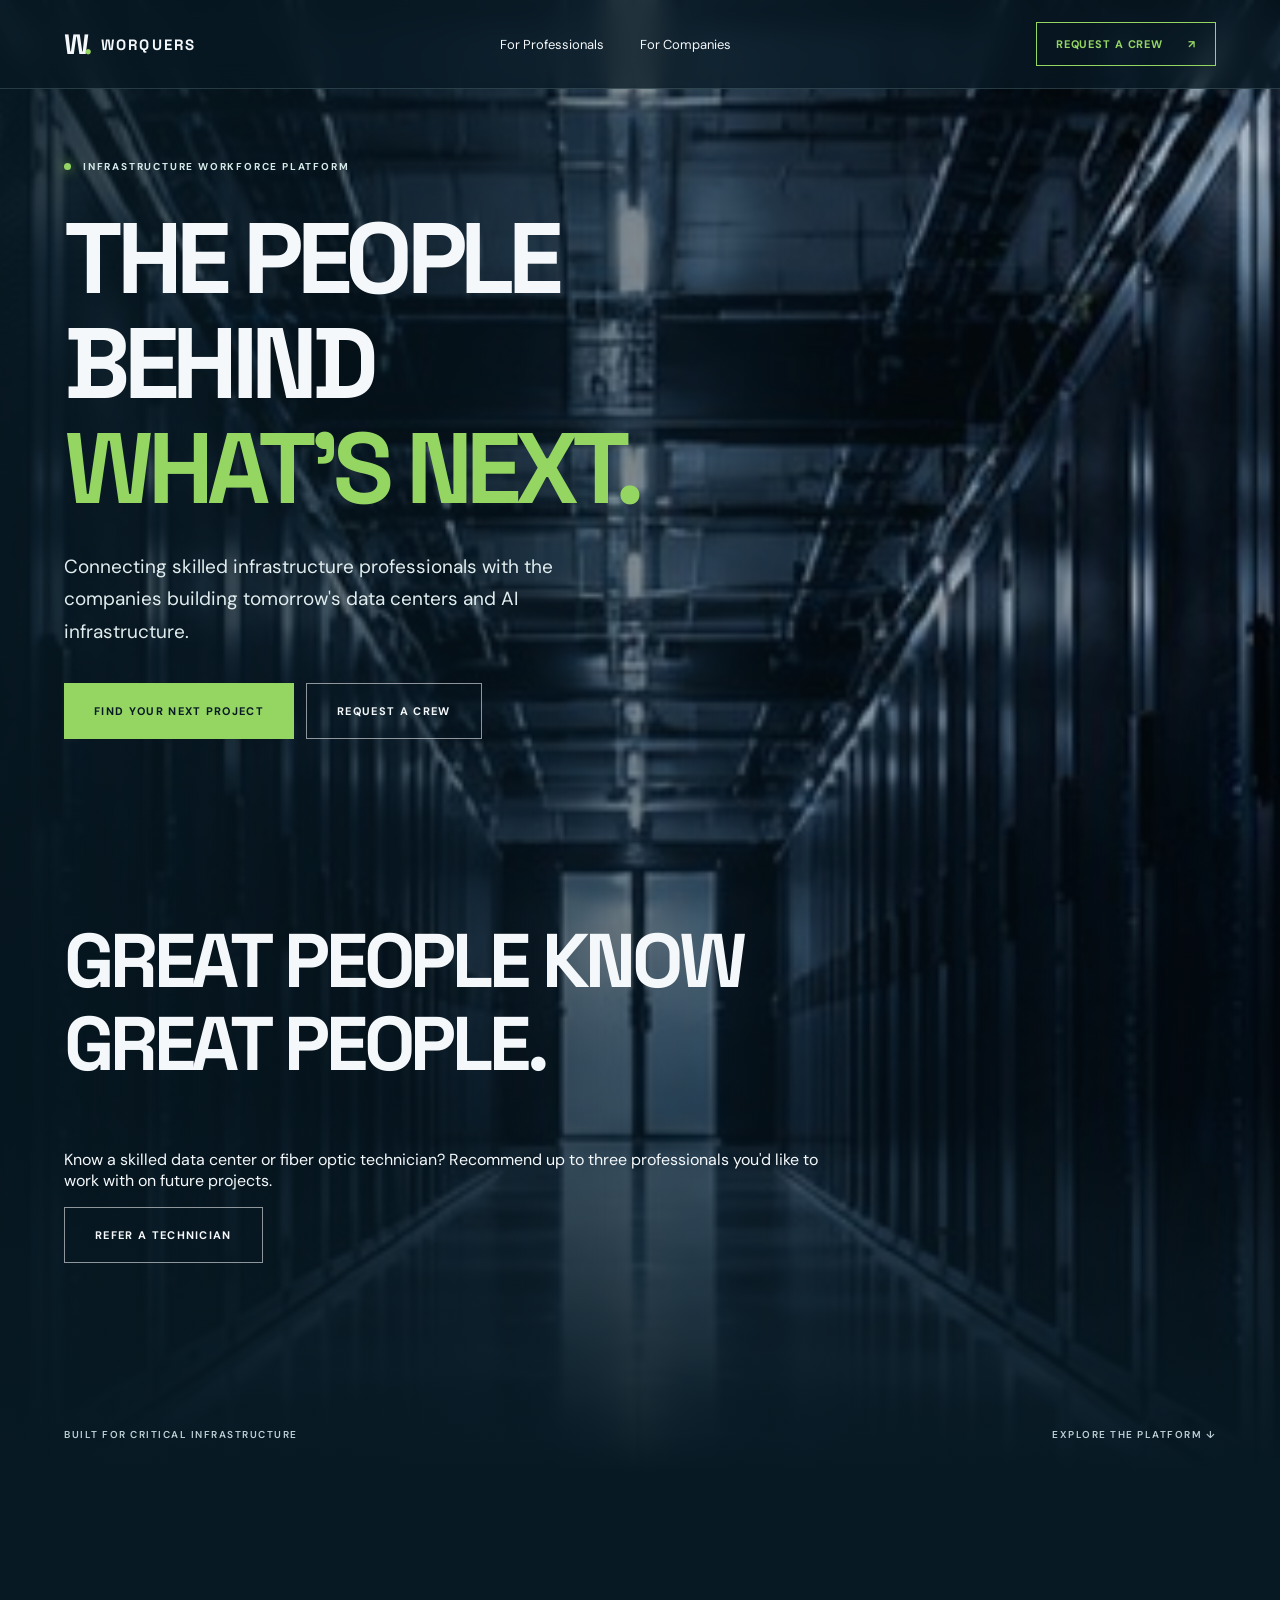
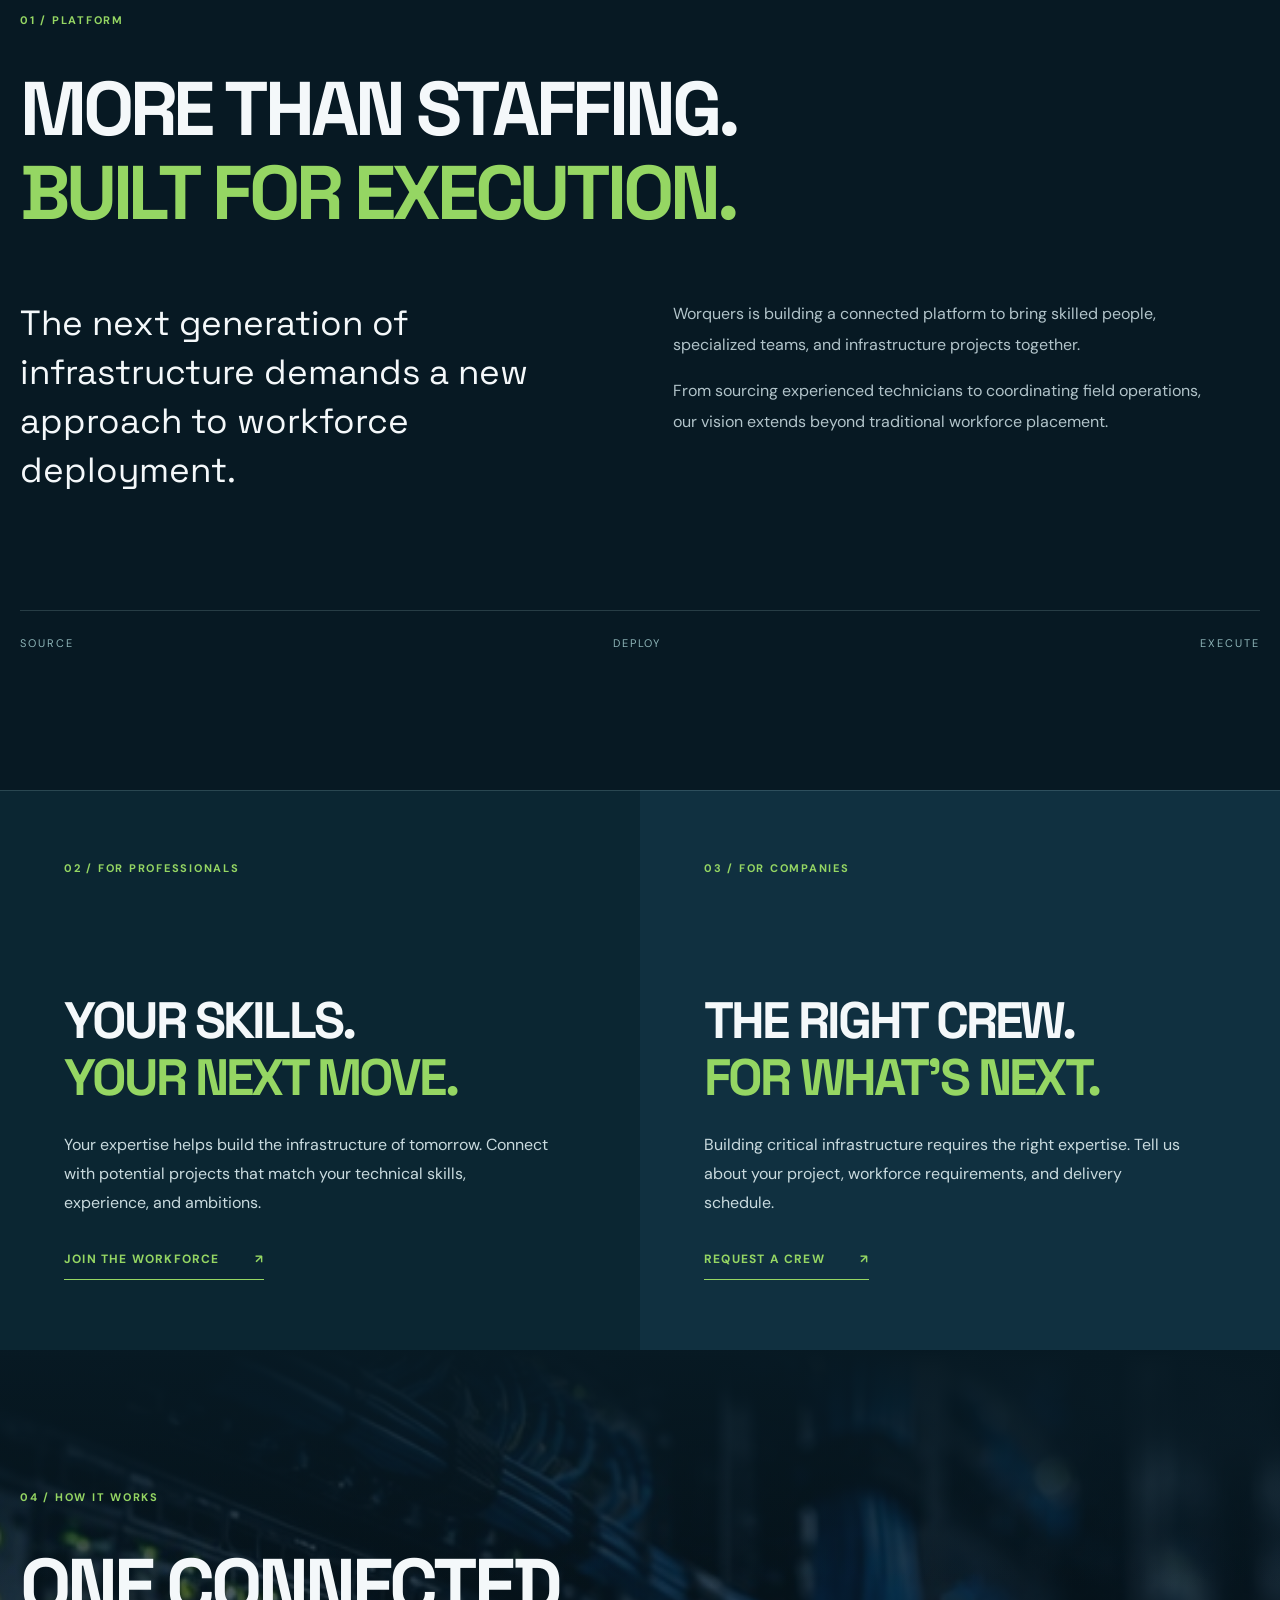
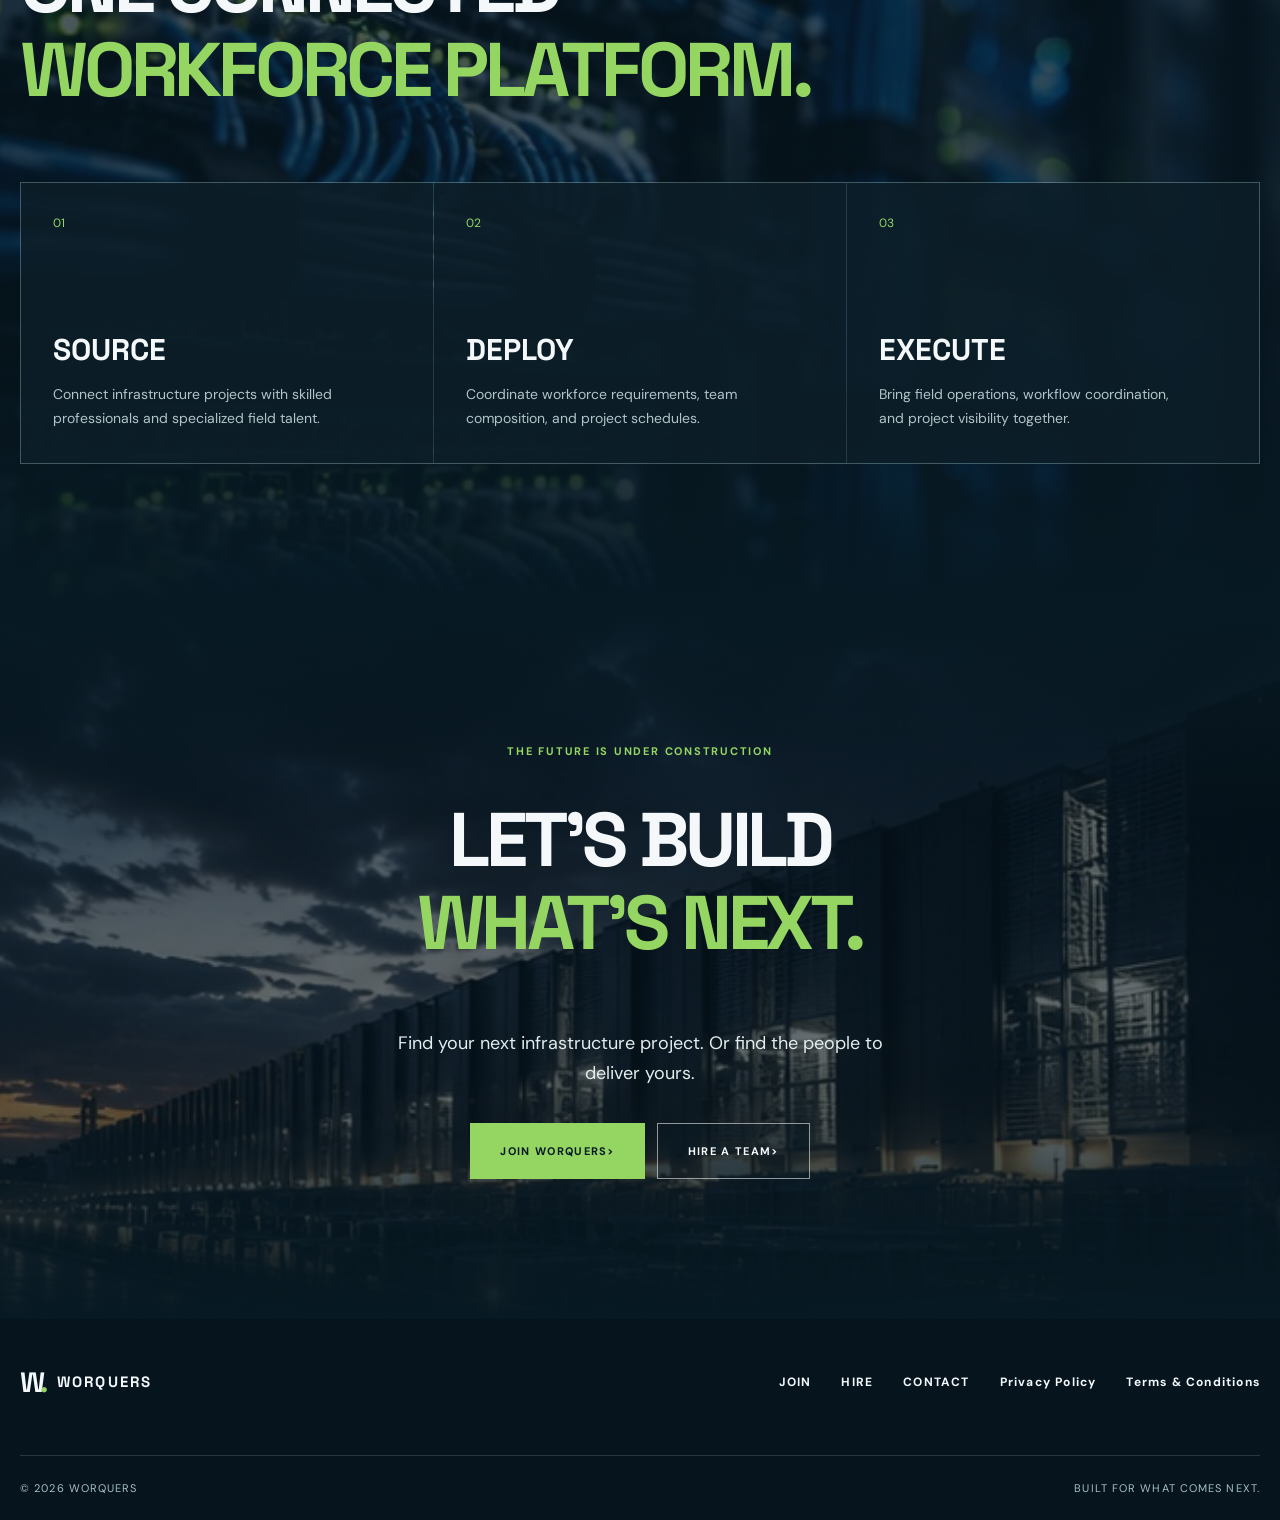
<file: index.html>
<!DOCTYPE html>
<html lang="en">

<head>

  <!-- Google tag (gtag.js) -->
  <script async src="https://www.googletagmanager.com/gtag/js?id=G-PZF5HJV516"></script>
  <script>
    window.dataLayer = window.dataLayer || [];
    function gtag() { dataLayer.push(arguments); }
    gtag('js', new Date());

    gtag('config', 'G-PZF5HJV516');
  </script>


  <meta charset="UTF-8">
  <meta name="viewport" content="width=device-width, initial-scale=1">

  <meta name="theme-color" content="#071923">

  <meta name="description"
    content="Worquers connects skilled infrastructure professionals with the companies building the next generation of data centers.">

  <title>Worquers — The People Behind What's Next</title>

  <link rel="preconnect" href="https://fonts.googleapis.com">

  <link rel="preconnect" href="https://fonts.gstatic.com" crossorigin>

  <link
    href="https://fonts.googleapis.com/css2?family=DM+Sans:wght@400;500;600;700&family=Space+Grotesk:wght@400;500;600;700&display=swap"
    rel="stylesheet">

  <link rel="stylesheet" href="style.css">
</head>

<body>

  <!-- HEADER -->

  <header class="site-header">
    <div class="nav-container">

      <a class="brand" href="#top" aria-label="Worquers home">
        <span class="brand-mark">W<span>.</span></span>
        <span class="brand-name">WORQUERS</span>
      </a>

      <nav class="desktop-nav" aria-label="Main navigation">
        <!-- <a href="#platform">Platform</a> -->
        <a href="join.html">For Professionals</a>
        <a href="hire.html">For Companies</a>
      </nav>

      <a class="header-cta" href="hire.html">
        REQUEST A CREW <span>↗</span>
      </a>

      <details class="mobile-menu">
        <summary aria-label="Open navigation menu">
          <span class="menu-icon"></span>
        </summary>

        <nav aria-label="Mobile navigation">
          <!-- <a href="#platform">Platform</a> -->
          <a href="join.html">For Professionals</a>
          <a href="hire.html">For Companies</a>
          <a class="btn btn-primary" href="join.html">
            JOIN WORQUERS
          </a>

          <a href="hire.html">Request a Crew</a>

        </nav>
      </details>

    </div>
  </header>


  <main id="top">

    <!-- HERO -->

    <section class="hero" aria-labelledby="hero-title">

      <div class="hero-background" aria-hidden="true"></div>

      <div class="hero-inner">

        <div class="hero-content">

          <div class="eyebrow">
            <span class="status-dot"></span>
            INFRASTRUCTURE WORKFORCE PLATFORM
          </div>

          <h1 id="hero-title">
            THE PEOPLE<br>
            BEHIND<br>
            <span>WHAT'S NEXT.</span>
          </h1>

          <p class="hero-description">
            Connecting skilled infrastructure
            professionals with the companies
            building tomorrow's data centers
            and AI infrastructure.
          </p>

          <div class="hero-buttons">

            <a class="btn btn-primary" href="join.html">
              FIND YOUR NEXT PROJECT
            </a>

            <a class="btn btn-outline" href="hire.html">
              REQUEST A CREW
            </a>


          </div>


          <section class="referral-section">
            <div class="referral-content">
              <h2>GREAT PEOPLE KNOW GREAT PEOPLE.</h2>

              <p>
                Know a skilled data center or fiber optic technician?
                Recommend up to three professionals you'd like to
                work with on future projects.
              </p>

              <a href="refer.html" class="btn btn-outline">
                REFER A TECHNICIAN
              </a>
            </div>
          </section>





        </div>

      </div>

      <div class="hero-bottom">
        <span>BUILT FOR CRITICAL INFRASTRUCTURE</span>
        <span>EXPLORE THE PLATFORM ↓</span>
      </div>

    </section>


    <!-- PLATFORM -->

    <section class="platform section" id="platform">

      <div class="container">

        <div class="section-heading">
          <span class="section-number">01 / PLATFORM</span>

          <h2>
            MORE THAN STAFFING.<br>
            <span>BUILT FOR EXECUTION.</span>
          </h2>
        </div>

        <div class="platform-layout">

          <p class="platform-lead">
            The next generation of infrastructure
            demands a new approach to workforce
            deployment.
          </p>

          <div class="platform-description">
            <p>
              Worquers is building a connected
              platform to bring skilled people,
              specialized teams, and infrastructure
              projects together.
            </p>

            <p>
              From sourcing experienced technicians
              to coordinating field operations,
              our vision extends beyond traditional
              workforce placement.
            </p>
          </div>

        </div>

        <div class="platform-divider"></div>

        <div class="platform-labels">
          <span>SOURCE</span>
          <span>DEPLOY</span>
          <span>EXECUTE</span>
        </div>

      </div>

    </section>


    <!-- TWO AUDIENCES -->

    <section class="audiences">

      <article class="audience-card" id="professionals">

        <span class="audience-number">
          02 / FOR PROFESSIONALS
        </span>

        <div class="audience-content">

          <h2>
            YOUR SKILLS.<br>
            <span>YOUR NEXT MOVE.</span>
          </h2>

          <p>
            Your expertise helps build the
            infrastructure of tomorrow.
            Connect with potential projects
            that match your technical skills,
            experience, and ambitions.
          </p>

          <a class="inline-link" href="join.html">
            JOIN THE WORKFORCE<span>↗</span>
          </a>

        </div>

      </article>

      <article class="audience-card audience-companies" id="companies">

        <span class="audience-number">
          03 / FOR COMPANIES
        </span>

        <div class="audience-content">

          <h2>
            THE RIGHT CREW.<br>
            <span>FOR WHAT'S NEXT.</span>
          </h2>

          <p>
            Building critical infrastructure
            requires the right expertise.
            Tell us about your project,
            workforce requirements, and
            delivery schedule.
          </p>

          <a class="inline-link" href="hire.html">
            REQUEST A CREW <span>↗</span>
          </a>

        </div>

      </article>

    </section>


    <!-- CAPABILITIES -->

    <section class="capabilities section" id="capabilities">

      <div class="capabilities-background" aria-hidden="true"></div>

      <div class="container">

        <span class="section-number">
          04 / HOW IT WORKS
        </span>

        <h2>
          ONE CONNECTED<br>
          <span>WORKFORCE PLATFORM.</span>
        </h2>

        <div class="capability-grid">

          <article class="capability">
            <span class="capability-index">01</span>
            <h3>SOURCE</h3>
            <p>
              Connect infrastructure projects
              with skilled professionals and
              specialized field talent.
            </p>
          </article>

          <article class="capability">
            <span class="capability-index">02</span>
            <h3>DEPLOY</h3>
            <p>
              Coordinate workforce requirements,
              team composition, and project
              schedules.
            </p>
          </article>

          <article class="capability">
            <span class="capability-index">03</span>
            <h3>EXECUTE</h3>
            <p>
              Bring field operations, workflow
              coordination, and project
              visibility together.
            </p>
          </article>

        </div>

      </div>

    </section>


    <!-- FINAL CTA -->

    <section class="closing section">

      <div class="closing-background" aria-hidden="true"></div>

      <div class="container closing-content">

        <span class="section-number">
          THE FUTURE IS UNDER CONSTRUCTION
        </span>

        <h2>
          LET'S BUILD<br>
          <span>WHAT'S NEXT.</span>
        </h2>

        <p>
          Find your next infrastructure project.
          Or find the people to deliver yours.
        </p>

        <div class="hero-buttons closing-buttons">

          <a class="btn btn-primary" href="join.html">
            JOIN WORQUERS <span>></span>
          </a>

          <a class="btn btn-outline" href="hire.html">
            HIRE A TEAM <span>></span>
          </a>

        </div>

      </div>

    </section>

  </main>


  <!-- FOOTER -->

  <footer class="footer">

    <div class="container footer-main">

      <a class="brand" href="#top">
        <span class="brand-mark">W<span>.</span></span>
        <span class="brand-name">WORQUERS</span>
      </a>

      <div class="footer-links">

        <a href="join.html">JOIN</a>
        <a href="hire.html">HIRE</a>
        <a href="mailto:info@worquers.com">CONTACT</a>
        <a href="privacy.html">Privacy Policy</a>
        <a href="terms.html">Terms & Conditions</a>
      </div>

    </div>

    <div class="container footer-bottom">



      <span>© 2026 WORQUERS</span>

      <span>BUILT FOR WHAT COMES NEXT.</span>

    </div>





  </footer>

</body>

</html>
</file>
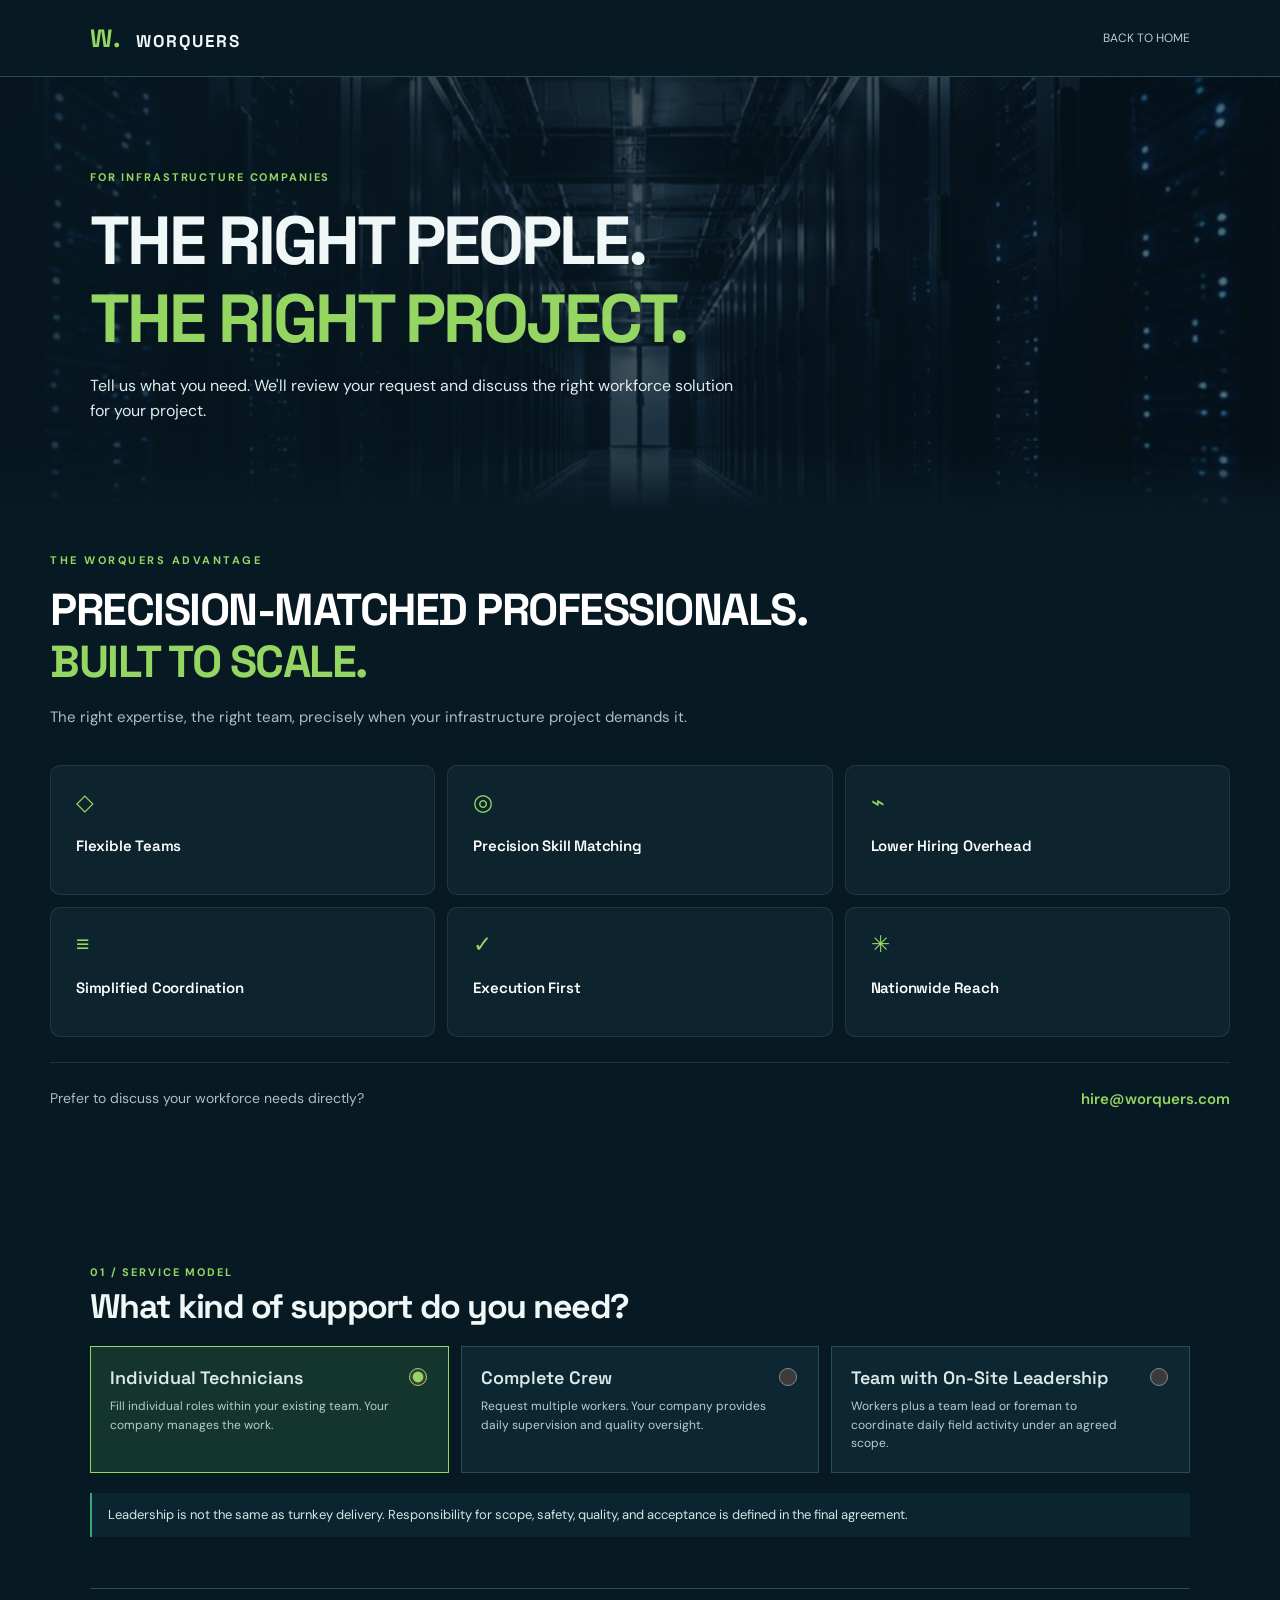
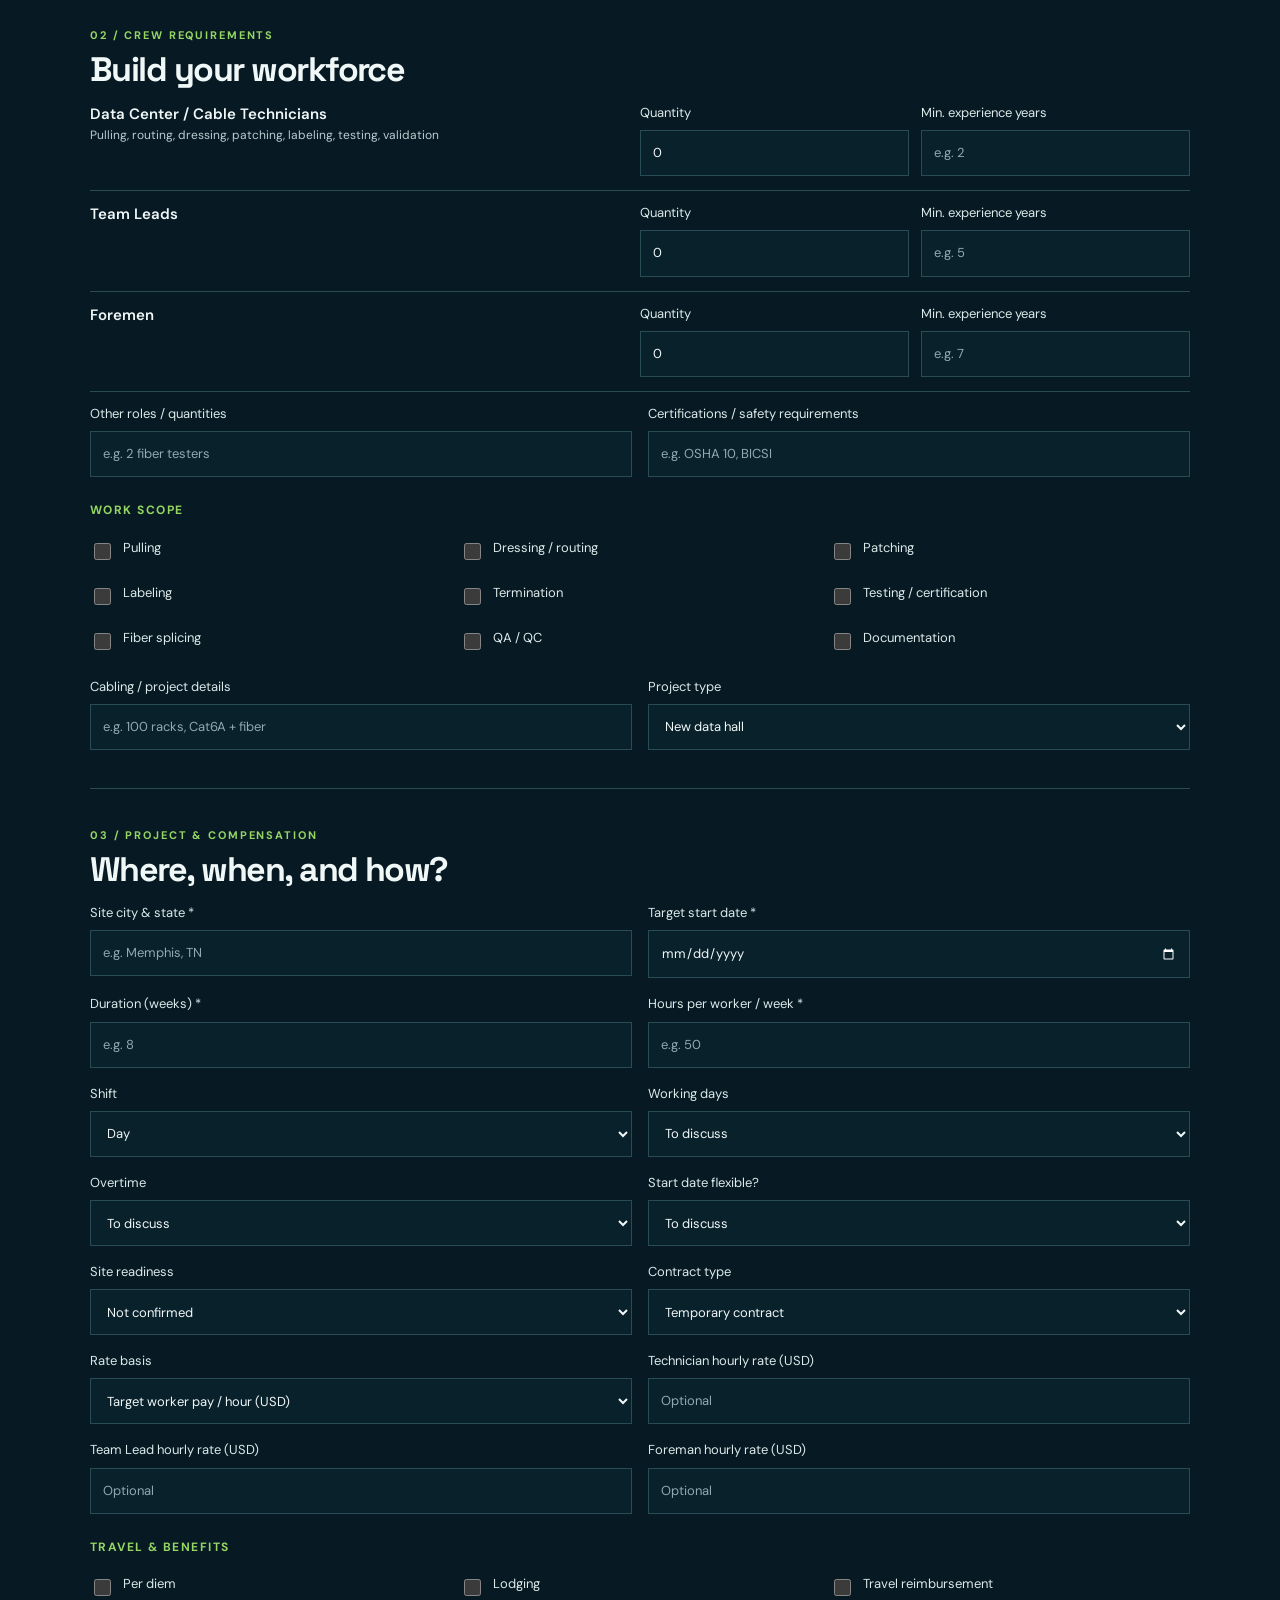
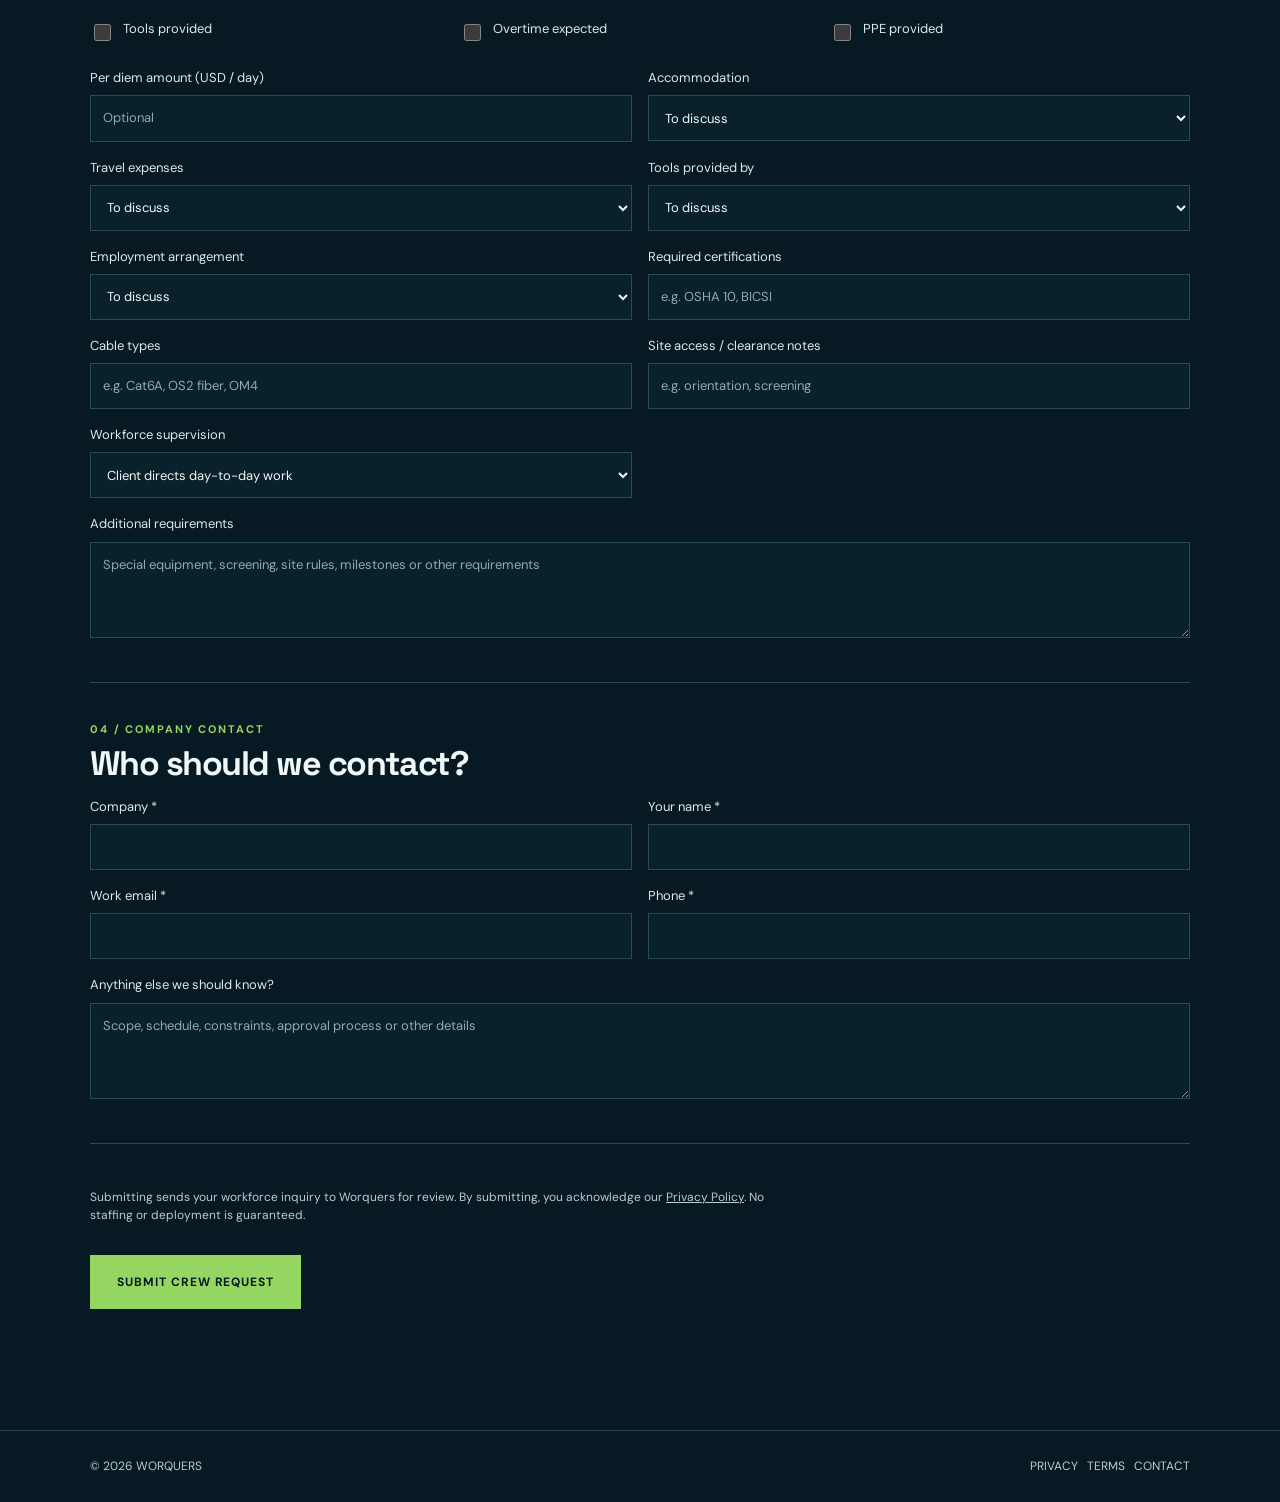
<file: hire.html>
<!doctype html>
<html lang="en">

<head>
  <meta charset="utf-8">
  <meta name="viewport" content="width=device-width,initial-scale=1">
  <meta name="theme-color" content="#071923">

  <meta name="description"
    content="Request individual data center technicians, a complete crew, or a team with on-site leadership from Worquers.">
  <title>Request Workforce | Worquers</title>
  <link rel="preconnect" href="https://fonts.googleapis.com">
  <link rel="preconnect" href="https://fonts.gstatic.com" crossorigin>
  <link
    href="https://fonts.googleapis.com/css2?family=DM+Sans:wght@400;500;600;700&family=Space+Grotesk:wght@500;600;700&display=swap"
    rel="stylesheet">
  <style>
    :root {
      color-scheme: dark;
      --bg: #071923;
      --panel: #0d2935;
      --line: #294b53;
      --text: #f0f7f7;
      --muted: #b8cdd0;
      --lime: #95d663;
      --teal: #3aa675
    }

    * {
      box-sizing: border-box
    }

    html {
      scroll-behavior: smooth
    }

    body {
      margin: 0;
      background: var(--bg);
      color: var(--text);
      font: 15px/1.55 'DM Sans', Arial, sans-serif
    }

    a {
      color: inherit;
      text-decoration: none
    }

    button,
    input,
    select,
    textarea {
      font: inherit
    }

    input,
    select,
    textarea {
      width: 100%;
      border: 1px solid var(--line);
      border-radius: 0;
      background: #09212b;
      color: var(--text);
      padding: 12px;
      min-height: 46px
    }

    textarea {
      min-height: 96px;
      resize: vertical
    }

    input:focus-visible,
    select:focus-visible,
    textarea:focus-visible,
    button:focus-visible,
    a:focus-visible {
      outline: 2px solid var(--lime);
      outline-offset: 2px
    }

    label {
      display: block;
      font-size: 13px;
      color: #dce9e9
    }

    label>span {
      display: block;
      margin-bottom: 7px
    }

    small,
    .hint {
      color: var(--muted)
    }

    .wrap {
      width: min(1100px, calc(100% - 36px));
      margin: auto
    }

    .top {
      border-bottom: 1px solid var(--line)
    }

    .top .wrap {
      min-height: 76px;
      display: flex;
      align-items: center;
      justify-content: space-between;
      gap: 20px
    }

    .logo {
      font: 700 17px 'Space Grotesk', sans-serif;
      letter-spacing: .12em
    }

    .logo b {
      font-size: 25px;
      color: var(--lime);
      margin-right: 8px
    }

    .back {
      font-size: 12px;
      color: var(--muted)
    }

    .hero {
      position: relative;
      isolation: isolate;
      padding: 80px 0 54px;
      background: linear-gradient(90deg, rgba(7, 25, 35, .86), rgba(7, 25, 35, .62)), url('worquers-background-images/hero-datacenter.jpg') center/cover
    }

    .hero:after {
      content: '';
      position: absolute;
      inset: auto 0 0;
      height: 60px;
      background: linear-gradient(transparent, var(--bg));
      z-index: -1
    }

    .eyebrow,
    .section-tag {
      font-size: 11px;
      font-weight: 700;
      letter-spacing: .17em;
      color: var(--lime)
    }

    h1,
    h2,
    h3 {
      font-family: 'Space Grotesk', sans-serif;
      line-height: 1.15;
      letter-spacing: -.045em
    }

    h1 {
      font-size: clamp(39px, 6vw, 68px);
      margin: 16px 0
    }

    h1 em {
      font-style: normal;
      color: var(--lime)
    }

    .hero p:last-child {
      max-width: 650px;
      color: #e1ebed;
      font-size: 16px
    }

    .section {
      padding: 38px 0;
      border-bottom: 1px solid var(--line)
    }

    h2 {
      font-size: clamp(24px, 3vw, 34px);
      margin: 6px 0 14px
    }

    .options {
      display: grid;
      gap: 12px;
      margin: 20px 0
    }

    .choice {
      display: block;
      position: relative;
      border: 1px solid var(--line);
      background: rgba(13, 41, 53, .85);
      padding: 19px;
      cursor: pointer
    }

    .choice:has(input:checked) {
      border-color: var(--lime);
      background: #14342e
    }

    .choice input {
      position: absolute;
      top: 18px;
      right: 18px;
      width: 18px;
      height: 18px;
      min-height: auto;
      accent-color: var(--lime)
    }

    .choice strong {
      display: block;
      margin-right: 27px;
      font: 600 18px 'Space Grotesk', sans-serif
    }

    .choice small {
      display: block;
      max-width: 290px;
      margin-top: 8px;
      font-size: 12px;
      line-height: 1.55
    }

    .clarity {
      border-left: 2px solid var(--teal);
      padding: 12px 16px;
      background: #0a2530;
      color: #d4e5e4;
      font-size: 13px
    }

    .grid {
      display: grid;
      grid-template-columns: 1fr;
      gap: 16px
    }

    .field-title {
      color: var(--lime);
      font-size: 12px;
      letter-spacing: .12em;
      font-weight: 700;
      margin: 24px 0 14px
    }

    .role {
      display: grid;
      grid-template-columns: 1fr 1fr;
      gap: 12px;
      margin: 12px 0;
      border-bottom: 1px solid var(--line);
      padding-bottom: 14px
    }

    .role .role-name {
      grid-column: 1/-1;
      font-weight: 600
    }

    .role .role-name small {
      display: block;
      font-weight: 400;
      font-size: 12px
    }

    .work-types {
      display: grid;
      grid-template-columns: 1fr 1fr;
      gap: 10px
    }

    .tick {
      display: flex;
      gap: 9px;
      align-items: center;
      min-height: 35px
    }

    .tick input {
      width: 17px;
      height: 17px;
      min-height: auto;
      accent-color: var(--lime)
    }

    .tick span {
      font-size: 13px
    }

    .submit-area {
      padding: 32px 0 70px
    }

    .btn {
      background: var(--lime);
      color: #071923;
      border: 0;
      min-height: 54px;
      padding: 14px 27px;
      font-weight: 700;
      font-size: 12px;
      letter-spacing: .08em;
      cursor: pointer
    }

    .btn:hover {
      background: #b5e57d
    }

    .fine {
      font-size: 12px;
      color: var(--muted);
      max-width: 700px
    }

    .status {
      margin-top: 16px;
      min-height: 20px;
      color: var(--lime)
    }

    footer {
      border-top: 1px solid var(--line);
      padding: 26px 0;
      color: var(--muted);
      font-size: 12px
    }

    footer .wrap {
      display: flex;
      justify-content: space-between;
      gap: 18px;
      flex-wrap: wrap
    }

    input::placeholder,
    textarea::placeholder {
      color: #90aab0
    }

    @media(min-width:680px) {
      .options {
        grid-template-columns: repeat(3, 1fr)
      }

      .grid {
        grid-template-columns: repeat(2, minmax(0, 1fr))
      }

      .work-types {
        grid-template-columns: repeat(3, 1fr)
      }

      .role {
        grid-template-columns: 2fr 1fr 1fr
      }

      .role .role-name {
        grid-column: auto
      }

      .hero {
        padding: 92px 0 72px
      }
    }

    @media(prefers-reduced-motion:reduce) {
      html {
        scroll-behavior: auto
      }
    }


    /* WORQUERS ADVANTAGE */

    .wq-advantage {
      max-width: 1180px;
      margin: 0 auto 75px;
      padding: 40px 0;
      color: #ffffff;
    }

    .wq-advantage-header {
      margin-bottom: 34px;
    }

    .wq-eyebrow {
      display: block;
      margin-bottom: 15px;
      color: #95D663;
      font-size: 11px;
      font-weight: 700;
      letter-spacing: 2.5px;
    }

    .wq-advantage-header h2 {
      margin: 0;
      font-size: clamp(27px, 3.5vw, 46px);
      font-weight: 750;
      line-height: 1.15;
      letter-spacing: -1.5px;
    }

    .wq-advantage-header h2 span {
      display: block;
      color: #95D663;
    }

    .wq-advantage-header p {
      max-width: 660px;
      margin: 18px 0 0;
      color: #aabfc7;
      font-size: 15px;
      line-height: 1.7;
    }

    /* SIX CARD GRID */

    .wq-advantage-grid {
      display: grid;
      grid-template-columns: repeat(3, minmax(0, 1fr));
      gap: 12px;
    }

    .wq-advantage-card {
      position: relative;
      min-height: 130px;
      padding: 25px;
      overflow: hidden;

      background: rgba(16, 40, 51, 0.70);
      border: 1px solid rgba(255, 255, 255, 0.09);
      border-radius: 10px;

      transition:
        transform 0.25s ease,
        background 0.25s ease,
        border-color 0.25s ease,
        box-shadow 0.25s ease;
    }

    .wq-advantage-card::after {
      content: "";
      position: absolute;
      left: 25px;
      right: 25px;
      bottom: 0;
      height: 2px;
      background: #95D663;
      opacity: 0;
      transform: scaleX(0.3);

      transition:
        opacity 0.25s ease,
        transform 0.25s ease;
    }

    .wq-advantage-card:hover {
      transform: translateY(-3px);
      background: rgba(22, 55, 66, 0.88);
      border-color: rgba(149, 214, 99, 0.35);
      box-shadow: 0 12px 25px rgba(0, 0, 0, 0.12);
    }

    .wq-advantage-card:hover::after {
      opacity: 1;
      transform: scaleX(1);
    }

    .wq-card-icon {
      margin-bottom: 21px;
      color: #95D663;
      font-family: Arial, sans-serif;
      font-size: 23px;
      line-height: 1;
    }

    .wq-advantage-card h3 {
      margin: 0;
      color: #ffffff;
      font-size: 15px;
      font-weight: 600;
      line-height: 1.4;
      letter-spacing: -0.2px;
    }

    /* DIRECT CONTACT */

    .wq-contact {
      display: flex;
      justify-content: space-between;
      align-items: center;
      gap: 20px;

      margin-top: 25px;
      padding-top: 25px;
      border-top: 1px solid rgba(255, 255, 255, 0.1);
    }

    .wq-contact span {
      color: #aabfc7;
      font-size: 14px;
    }

    .wq-contact a {
      color: #95D663;
      font-size: 15px;
      font-weight: 600;
      text-decoration: none;
      transition: opacity 0.2s ease;
    }

    .wq-contact a:hover {
      opacity: 0.75;
      text-decoration: underline;
    }

    /* TABLET */

    @media (max-width: 850px) {
      .wq-advantage-grid {
        grid-template-columns: repeat(2, minmax(0, 1fr));
      }
    }

    /* MOBILE */

    @media (max-width: 520px) {
      .wq-advantage {
        margin-bottom: 50px;
        padding: 25px 0;
      }

      .wq-advantage-grid {
        gap: 9px;
      }

      .wq-advantage-card {
        min-height: 115px;
        padding: 17px;
      }

      .wq-card-icon {
        margin-bottom: 16px;
        font-size: 20px;
      }

      .wq-advantage-card h3 {
        font-size: 13px;
      }

      .wq-contact {
        flex-direction: column;
        align-items: flex-start;
        gap: 12px;
      }
    }

    @media (prefers-reduced-motion: reduce) {

      .wq-advantage-card,
      .wq-advantage-card::after {
        transition: none;
      }
    }
  </style>
</head>

<body>
  <header class="top">
    <div class="wrap"><a href="index.html" class="logo"><b>W.</b> WORQUERS</a><a class="back" href="index.html">BACK TO
        HOME</a></div>
  </header>
  <main>
    <section class="hero">
      <div class="wrap">
        <div class="eyebrow">FOR INFRASTRUCTURE COMPANIES</div>
        <h1>THE RIGHT PEOPLE.<br><em>THE RIGHT PROJECT.</em></h1>
        <p>Tell us what you need. We'll review your request and discuss the right workforce solution for your project.
        </p>
      </div>
    </section>

    <!-- grid added 10-18 -->


    <!-- WORQUERS ADVANTAGE -->
    <section class="wq-advantage" aria-labelledby="wq-advantage-title">

      <div class="wq-advantage-header">
        <span class="wq-eyebrow">THE WORQUERS ADVANTAGE</span>

        <h2 id="wq-advantage-title">
          PRECISION-MATCHED PROFESSIONALS.
          <span>BUILT TO SCALE.</span>
        </h2>

        <p>
          The right expertise, the right team, precisely when
          your infrastructure project demands it.
        </p>
      </div>

      <div class="wq-advantage-grid">

        <div class="wq-advantage-card">
          <div class="wq-card-icon">◇</div>
          <h3>Flexible Teams</h3>
        </div>

        <div class="wq-advantage-card">
          <div class="wq-card-icon">◎</div>
          <h3>Precision Skill Matching</h3>
        </div>

        <div class="wq-advantage-card">
          <div class="wq-card-icon">⌁</div>
          <h3>Lower Hiring Overhead</h3>
        </div>

        <div class="wq-advantage-card">
          <div class="wq-card-icon">≡</div>
          <h3>Simplified Coordination</h3>
        </div>

        <div class="wq-advantage-card">
          <div class="wq-card-icon">✓</div>
          <h3>Execution First</h3>
        </div>

        <div class="wq-advantage-card">
          <div class="wq-card-icon">✳</div>
          <h3>Nationwide Reach</h3>
        </div>

      </div>

      <div class="wq-contact">
        <span>Prefer to discuss your workforce needs directly?</span>

        <a href="mailto:hire@worquers.com?subject=Workforce%20Inquiry">
          hire@worquers.com
        </a>
      </div>

    </section>
    <!-- END WORQUERS ADVANTAGE -->




    <form id="crewForm" class="wrap" novalidate>
      <section class="section">
        <div class="section-tag">01 / SERVICE MODEL</div>
        <h2>What kind of support do you need?</h2>
        <div class="options" role="radiogroup" aria-label="Workforce support type">
          <label class="choice"><input type="radio" name="service_model" value="Individual Technicians" required
              checked><strong>Individual Technicians</strong><small>Fill individual roles within your existing team.
              Your company manages the work.</small></label>
          <label class="choice"><input type="radio" name="service_model" value="Complete Crew"><strong>Complete
              Crew</strong><small>Request multiple workers. Your company provides daily supervision and quality
              oversight.</small></label>
          <label class="choice"><input type="radio" name="service_model"
              value="Team with On-Site Leadership"><strong>Team with On-Site Leadership</strong><small>Workers plus a
              team lead or foreman to coordinate daily field activity under an agreed scope.</small></label>
        </div>
        <p class="clarity">Leadership is not the same as turnkey delivery. Responsibility for scope, safety, quality,
          and acceptance is defined in the final agreement.</p>
      </section>
      <section class="section">
        <div class="section-tag">02 / CREW REQUIREMENTS</div>
        <h2>Build your workforce</h2>
        <div class="role">
          <div class="role-name">Data Center / Cable Technicians<small>Pulling, routing, dressing, patching,
              labeling, testing, validation</small></div><label><span>Quantity</span><input name="technicians_needed"
              type="number" min="0" max="1000" value="0" required></label><label><span>Min. experience
              years</span><input name="technician_years" type="number" min="0" max="50" placeholder="e.g. 2"></label>
        </div>
        <div class="role">
          <div class="role-name">Team Leads</div><label><span>Quantity</span><input name="team_leads_needed"
              type="number" min="0" max="1000" value="0" required></label><label><span>Min. experience
              years</span><input name="team_lead_years" type="number" min="0" max="50" placeholder="e.g. 5"></label>
        </div>
        <div class="role">
          <div class="role-name">Foremen</div><label><span>Quantity</span><input name="foremen_needed" type="number"
              min="0" max="1000" value="0" required></label><label><span>Min. experience years</span><input
              name="foreman_years" type="number" min="0" max="50" placeholder="e.g. 7"></label>
        </div>
        <div class="grid"><label><span>Other roles / quantities</span><input name="other_roles"
              placeholder="e.g. 2 fiber testers"></label><label><span>Certifications / safety requirements</span><input
              name="certifications" placeholder="e.g. OSHA 10, BICSI"></label></div>
        <div class="field-title">WORK SCOPE</div>
        <div class="work-types">
          <label class="tick"><input type="checkbox" name="work" value="Pulling"><span>Pulling</span></label><label
            class="tick"><input type="checkbox" name="work" value="Dressing / Routing"><span>Dressing /
              routing</span></label><label class="tick"><input type="checkbox" name="work"
              value="Patching"><span>Patching</span></label><label class="tick"><input type="checkbox" name="work"
              value="Labeling"><span>Labeling</span></label><label class="tick"><input type="checkbox" name="work"
              value="Termination"><span>Termination</span></label><label class="tick"><input type="checkbox" name="work"
              value="Testing"><span>Testing / certification</span></label><label class="tick"><input type="checkbox"
              name="work" value="Fiber splicing"><span>Fiber splicing</span></label><label class="tick"><input
              type="checkbox" name="work" value="QA / QC"><span>QA / QC</span></label><label class="tick"><input
              type="checkbox" name="work" value="Documentation"><span>Documentation</span></label>
        </div>
        <div class="grid" style="margin-top:18px"><label><span>Cabling / project details</span><input
              name="cable_details" placeholder="e.g. 100 racks, Cat6A + fiber"></label><label><span>Project
              type</span><select name="project_type">
              <option>New data hall</option>
              <option>Expansion</option>
              <option>Retrofit / upgrade</option>
              <option>Other</option>
            </select></label></div>
      </section>
      <section class="section">
        <div class="section-tag">03 / PROJECT & COMPENSATION</div>
        <h2>Where, when, and how?</h2>
        <div class="grid">
          <label><span>Site city & state *</span><input name="project_location" required
              placeholder="e.g. Memphis, TN"></label>
          <label><span>Target start date *</span><input type="date" name="start_date" required></label>
          <label><span>Duration (weeks) *</span><input type="number" name="duration_weeks" min="1" max="260" required
              placeholder="e.g. 8"></label>
          <label><span>Hours per worker / week *</span><input type="number" name="hours_per_week" min="1" max="112"
              required placeholder="e.g. 50"></label>
          <label><span>Shift</span><select name="shift">
              <option>Day</option>
              <option>Night</option>
              <option>Rotating</option>
              <option>Multiple shifts</option>
            </select></label>
          <label><span>Working days</span><select name="working_days">
              <option value="">To discuss</option>
              <option>Monday–Friday</option>
              <option>6 days per week</option>
              <option>7 days per week</option>
              <option>Custom schedule</option>
            </select></label>
          <label><span>Overtime</span><select name="overtime_required">
              <option value="">To discuss</option>
              <option value="true">Required</option>
              <option value="false">Not required</option>
            </select></label>
          <label><span>Start date flexible?</span><select name="start_date_flexible">
              <option value="">To discuss</option>
              <option value="true">Yes</option>
              <option value="false">No</option>
            </select></label>
          <label><span>Site readiness</span><select name="site_readiness">
              <option value="">Not confirmed</option>
              <option>Ready</option>
              <option>Expected by start date</option>
              <option>Not yet ready</option>
            </select></label>
          <label><span>Contract type</span><select name="contract_type">
              <option>Temporary contract</option>
              <option>Temp-to-hire</option>
              <option>Ongoing assignment</option>
              <option>Other</option>
            </select></label>
          <label><span>Rate basis</span><select name="rate_basis">
              <option>Target worker pay / hour (USD)</option>
              <option>Client bill-rate budget / hour (USD)</option>
              <option>To discuss</option>
            </select></label>
          <label><span>Technician hourly rate (USD)</span><input name="hourly_rate_technician" type="number" min="0"
              step="0.01" placeholder="Optional"></label>
          <label><span>Team Lead hourly rate (USD)</span><input name="hourly_rate_team_lead" type="number" min="0"
              step="0.01" placeholder="Optional"></label>
          <label><span>Foreman hourly rate (USD)</span><input name="hourly_rate_foreman" type="number" min="0"
              step="0.01" placeholder="Optional"></label>
        </div>
        <div class="field-title">TRAVEL & BENEFITS</div>
        <div class="work-types"><label class="tick"><input type="checkbox" name="perks" value="Per diem"><span>Per
              diem</span></label><label class="tick"><input type="checkbox" name="perks"
              value="Lodging"><span>Lodging</span></label><label class="tick"><input type="checkbox" name="perks"
              value="Travel reimbursement"><span>Travel reimbursement</span></label><label class="tick"><input
              type="checkbox" name="perks" value="Tools provided"><span>Tools provided</span></label><label
            class="tick"><input type="checkbox" name="perks" value="Overtime expected"><span>Overtime
              expected</span></label><label class="tick"><input type="checkbox" name="perks"
              value="PPE provided"><span>PPE provided</span></label></div>
        <div class="grid" style="margin-top:18px">
          <label><span>Per diem amount (USD / day)</span><input name="per_diem_amount" type="number" min="0" max="10000"
              step="0.01" placeholder="Optional"></label>
          <label><span>Accommodation</span><select name="accommodation">
              <option value="">To discuss</option>
              <option>Provided by client</option>
              <option>Allowance / reimbursement</option>
              <option>Not provided</option>
            </select></label>
          <label><span>Travel expenses</span><select name="travel_expenses">
              <option value="">To discuss</option>
              <option>Covered by client</option>
              <option>Reimbursed</option>
              <option>Not covered</option>
            </select></label>
          <label><span>Tools provided by</span><select name="tools_provided_by">
              <option value="">To discuss</option>
              <option>Client</option>
              <option>Workers</option>
              <option>Combination</option>
            </select></label>
          <label><span>Employment arrangement</span><select name="employment_arrangement">
              <option value="">To discuss</option>
              <option>Temporary staffing</option>
              <option>Temp-to-hire</option>
              <option>Project subcontract</option>
              <option>Other</option>
            </select></label>
          <label><span>Required certifications</span><input name="certifications_required"
              placeholder="e.g. OSHA 10, BICSI"></label>
          <label><span>Cable types</span><input name="cable_types" placeholder="e.g. Cat6A, OS2 fiber, OM4"></label>
          <label><span>Site access / clearance notes</span><input name="site_access_requirements"
              placeholder="e.g. orientation, screening"></label><label><span>Workforce supervision</span><select
              name="supervision">
              <option>Client directs day-to-day work</option>
              <option>On-site lead requested</option>
              <option>To discuss</option>
            </select></label>
        </div>
        <label style="margin-top:16px"><span>Additional requirements</span><textarea name="additional_requirements"
            maxlength="2000"
            placeholder="Special equipment, screening, site rules, milestones or other requirements"></textarea></label>
      </section>
      <section class="section">
        <div class="section-tag">04 / COMPANY CONTACT</div>
        <h2>Who should we contact?</h2>
        <div class="grid"><label><span>Company *</span><input name="company_name" autocomplete="organization"
              required></label><label><span>Your name *</span><input name="contact_name" autocomplete="name"
              required></label><label><span>Work email *</span><input name="contact_email" type="email"
              autocomplete="email" required></label><label><span>Phone *</span><input name="contact_phone"
              autocomplete="tel" required></label></div>
        <label style="margin-top:16px"><span>Anything else we should know?</span><textarea name="project_description"
            maxlength="2000"
            placeholder="Scope, schedule, constraints, approval process or other details"></textarea></label>
      </section>
      <div class="submit-area">
        <p class="fine">Submitting sends your workforce inquiry to Worquers for review. By submitting, you acknowledge
          our <a style="text-decoration:underline" href="privacy.html">Privacy Policy</a>. No staffing or deployment is
          guaranteed.</p><button class="btn" id="submitButton" style="margin-top:18px" type="submit">SUBMIT CREW
          REQUEST</button>
        <p class="status" id="status" role="status" aria-live="polite"></p>
      </div>
    </form>
  </main>
  <footer>
    <div class="wrap"><span>© 2026 WORQUERS</span><span><a href="privacy.html">PRIVACY</a> &nbsp; <a
          href="terms.html">TERMS</a> &nbsp; <a href="mailto:info@worquers.com">CONTACT</a></span></div>
  </footer>
  <script>
    // Public endpoint only. Never put a Supabase secret/service-role key in this file.
    const FUNCTION_URL = "https://begudxvyjlhcquzptxom.supabase.co/functions/v1/submit-crew-request";
    const form = document.getElementById("crewForm");
    const statusEl = document.getElementById("status");
    const submitButton = document.getElementById("submitButton");

    form.addEventListener("submit", async (event) => {
      event.preventDefault();
      if (!form.reportValidity()) return;
      const data = new FormData(form);
      const roles = ["technicians_needed", "team_leads_needed", "foremen_needed"];
      if (roles.every(k => Number(data.get(k) || 0) === 0) && !String(data.get("other_roles") || "").trim()) {
        statusEl.textContent = "Please request at least one position.";
        return;
      }
      const payload = {};
      for (const [key, value] of data.entries()) {
        if (key === "work" || key === "perks") continue;
        payload[key] = String(value).trim();
      }
      payload.work_types = data.getAll("work").map(String);
      payload.perks = data.getAll("perks").map(String);
      submitButton.disabled = true;
      submitButton.textContent = "SUBMITTING...";
      statusEl.textContent = "Sending your request securely...";
      try {
        const response = await fetch(FUNCTION_URL, {
          method: "POST",
          headers: { "Content-Type": "application/json" },
          body: JSON.stringify(payload)
        });
        const result = await response.json().catch(() => ({}));
        if (!response.ok || !result.ok) throw new Error(result.error || "Unable to submit. Please try again.");
        form.reset();
        statusEl.textContent = "Request received. Thank you — Worquers will review your inquiry.";
        submitButton.textContent = "REQUEST SENT";
      } catch (error) {
        statusEl.textContent = error.message || "Something went wrong. Please try again.";
        submitButton.disabled = false;
        submitButton.textContent = "SUBMIT CREW REQUEST";
      }
    });
  </script>
</body>

</html>
</file>
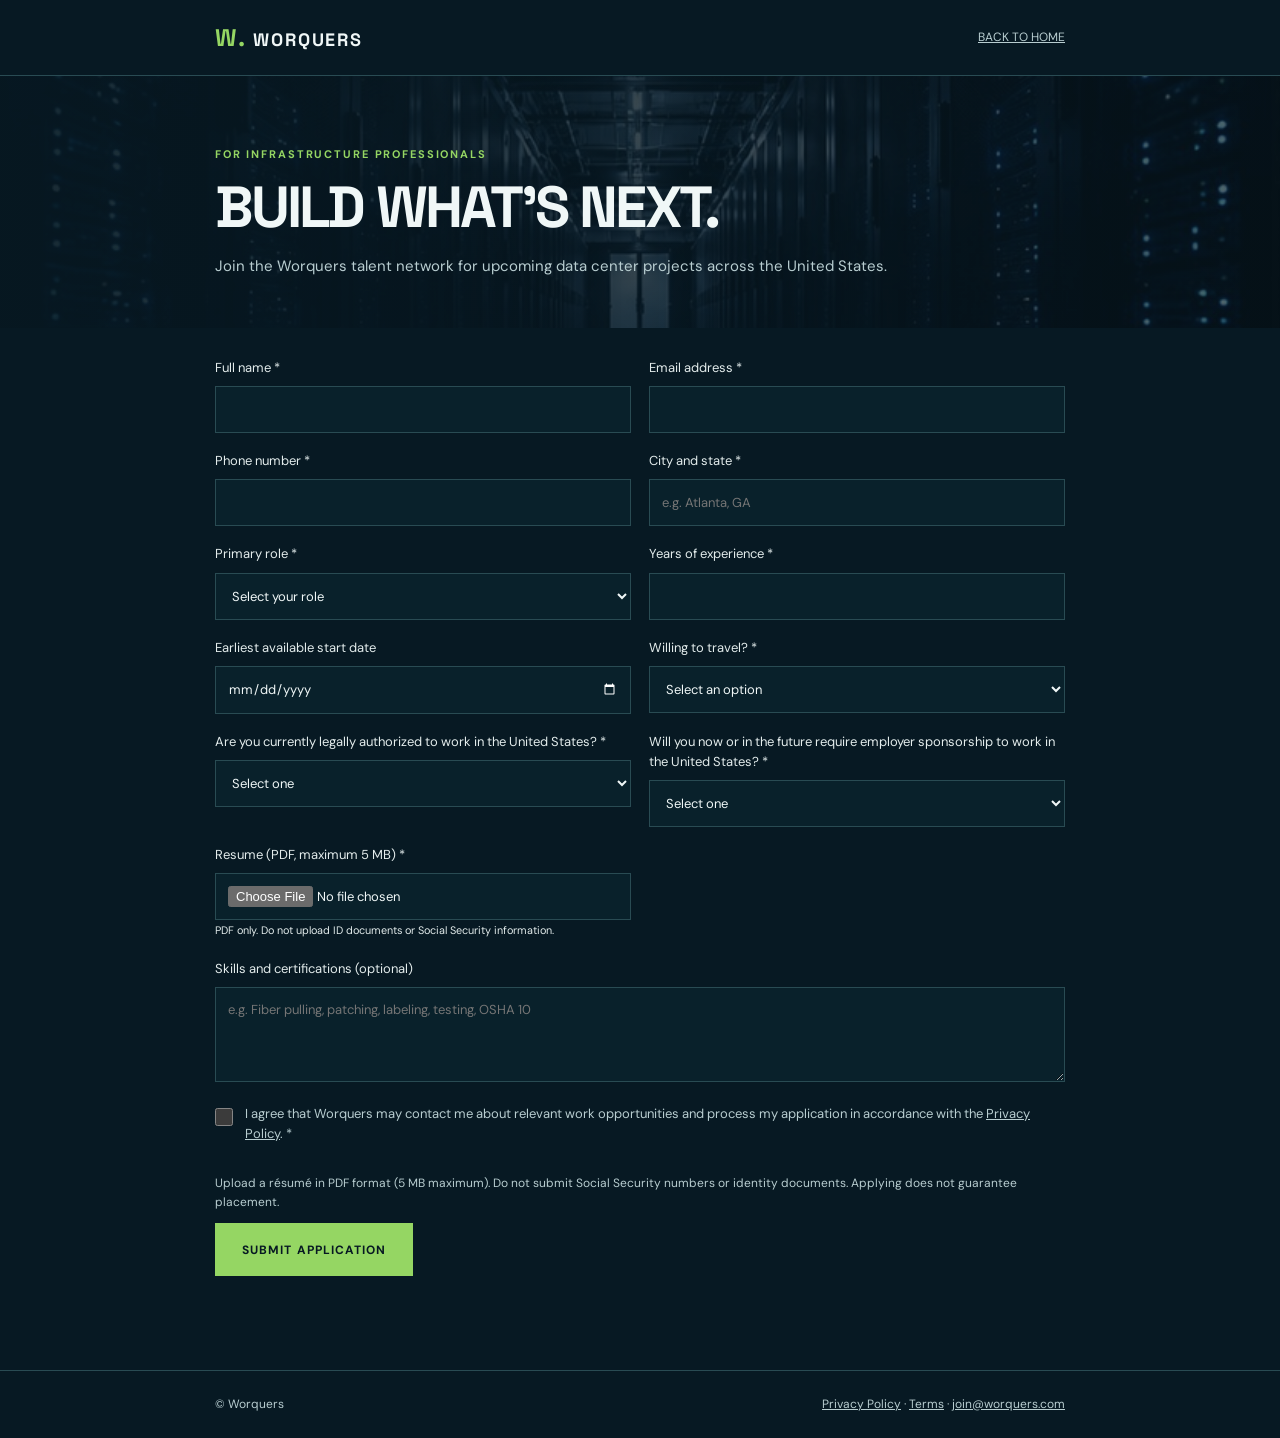
<file: join.html>
<!doctype html>
<html lang="en">
<head>
<meta charset="utf-8"><meta name="viewport" content="width=device-width,initial-scale=1"><meta name="theme-color" content="#071923">
<title>Join Worquers | Data Center Careers</title><meta name="description" content="Join the Worquers talent network for data center infrastructure work.">
<link rel="preconnect" href="https://fonts.googleapis.com"><link rel="preconnect" href="https://fonts.gstatic.com" crossorigin><link href="https://fonts.googleapis.com/css2?family=DM+Sans:wght@400;500;600;700&family=Space+Grotesk:wght@500;600;700&display=swap" rel="stylesheet">
<style>
:root{color-scheme:dark;--bg:#071923;--panel:#0d2935;--line:#294b53;--text:#f0f7f7;--muted:#b8cdd0;--lime:#95d663}*{box-sizing:border-box}body{margin:0;background:var(--bg);color:var(--text);font:15px/1.55 'DM Sans',Arial,sans-serif}a{color:inherit}header{border-bottom:1px solid var(--line)}.wrap{width:min(850px,calc(100% - 38px));margin:auto}header .wrap{display:flex;align-items:center;justify-content:space-between;min-height:75px}.logo{text-decoration:none;font:700 18px 'Space Grotesk',sans-serif;letter-spacing:.1em}.logo b{color:var(--lime);font-size:24px}.back{font-size:12px;color:var(--muted)}.hero{padding:70px 0 35px;background:linear-gradient(90deg,rgba(7,25,35,.93),rgba(7,25,35,.66)),url('worquers-background-images/hero-datacenter.jpg') center/cover}.eyebrow{color:var(--lime);font-size:11px;font-weight:700;letter-spacing:.17em}h1{font:700 clamp(36px,6vw,58px)/1.1 'Space Grotesk',sans-serif;letter-spacing:-.05em;margin:13px 0}p{color:var(--muted)}form{padding:30px 0 55px}.grid{display:grid;grid-template-columns:1fr 1fr;gap:18px}label{display:block;font-size:13px;color:#e3ecec}label span{display:block;margin-bottom:8px}input,select,textarea{font:inherit;display:block;width:100%;min-height:47px;padding:12px;background:#09212b;border:1px solid var(--line);border-radius:0;color:var(--text)}textarea{min-height:95px;resize:vertical}.wide{grid-column:1/-1}select{appearance:auto}input:focus-visible,select:focus-visible,textarea:focus-visible,button:focus-visible,a:focus-visible{outline:2px solid var(--lime);outline-offset:2px}.checkbox{display:flex;gap:12px;align-items:start;margin:22px 0;color:var(--muted)}.checkbox input{width:18px;min-height:18px;flex:0 0 18px;accent-color:var(--lime);margin:4px 0}.checkbox span{display:block}.btn{background:var(--lime);border:0;padding:16px 27px;font:700 12px 'DM Sans',sans-serif;letter-spacing:.09em;color:var(--bg);cursor:pointer;min-height:53px}.btn:disabled{opacity:.55;cursor:wait}.note{font-size:12px}.status{min-height:25px;color:var(--lime);margin-top:14px}footer{border-top:1px solid var(--line);padding:24px 0;font-size:12px;color:var(--muted)}footer .wrap{display:flex;justify-content:space-between;flex-wrap:wrap;gap:15px}.hide{position:absolute;left:-10000px;width:1px;height:1px;overflow:hidden}@media(max-width:600px){.grid{grid-template-columns:1fr}.wide{grid-column:auto}.hero{padding:52px 0 26px}}
</style>
</head>
<body>
<header><div class="wrap"><a class="logo" href="index.html"><b>W.</b> WORQUERS</a><a class="back" href="index.html">BACK TO HOME</a></div></header>
<section class="hero"><div class="wrap"><div class="eyebrow">FOR INFRASTRUCTURE PROFESSIONALS</div><h1>BUILD WHAT'S NEXT.</h1><p>Join the Worquers talent network for upcoming data center projects across the United States.</p></div></section>
<main class="wrap"><form id="candidateForm">
<div class="grid">
<label><span>Full name *</span><input name="full_name" autocomplete="name" maxlength="150" required></label>
<label><span>Email address *</span><input type="email" name="email" autocomplete="email" maxlength="254" required></label>
<label><span>Phone number *</span><input type="tel" name="phone" autocomplete="tel" maxlength="50" required></label>
<label><span>City and state *</span><input name="location" placeholder="e.g. Atlanta, GA" maxlength="150" required></label>
<label><span>Primary role *</span><select name="role" required><option value="">Select your role</option><option>Data Center Technician</option><option>Fiber Optic Technician</option><option>Team Lead</option><option>Foreman</option><option>Site Superintendent</option><option>Project Manager</option><option>QA/QC Technician</option><option>Logistics Coordinator</option><option>Other</option></select></label>
<label><span>Years of experience *</span><input type="number" name="years_experience" min="0" max="60" step="1" required></label>
<label><span>Earliest available start date</span><input type="date" name="available_from"></label>
<label><span>Willing to travel? *</span><select name="willing_to_travel" required><option value="">Select an option</option><option value="yes">Yes, nationwide</option><option value="regional">Regional travel only</option><option value="no">Local projects only</option></select></label>
<label><span>Are you currently legally authorized to work in the United States? *</span><select name="work_authorized_us" required><option value="">Select one</option><option value="yes">Yes</option><option value="no">No</option></select></label>
<label><span>Will you now or in the future require employer sponsorship to work in the United States? *</span><select name="requires_sponsorship" required><option value="">Select one</option><option value="yes">Yes</option><option value="no">No</option></select></label>
<label><span>Resume (PDF, maximum 5 MB) *</span><input type="file" name="resume" accept=".pdf,application/pdf" required><small>PDF only. Do not upload ID documents or Social Security information.</small></label>
<label class="wide"><span>Skills and certifications (optional)</span><textarea name="skills" maxlength="1500" placeholder="e.g. Fiber pulling, patching, labeling, testing, OSHA 10"></textarea></label>
</div>
<div class="hide" aria-hidden="true"><label>Company website<input type="text" name="website" tabindex="-1" autocomplete="off"></label></div>
<label class="checkbox"><input type="checkbox" name="consent" required><span>I agree that Worquers may contact me about relevant work opportunities and process my application in accordance with the <a href="privacy.html">Privacy Policy</a>. *</span></label>
<p class="note">Upload a résumé in PDF format (5 MB maximum). Do not submit Social Security numbers or identity documents. Applying does not guarantee placement.</p>
<button class="btn" id="submitBtn" type="submit">SUBMIT APPLICATION</button><div class="status" id="formMessage" role="status" aria-live="polite"></div>
</form></main>
<footer><div class="wrap"><span>© Worquers</span><span><a href="privacy.html">Privacy Policy</a> · <a href="terms.html">Terms</a> · <a href="mailto:join@worquers.com">join@worquers.com</a></span></div></footer>
<script>
(()=>{
 const form=document.getElementById('candidateForm');const button=document.getElementById('submitBtn');const message=document.getElementById('formMessage');
 const url='https://begudxvyjlhcquzptxom.supabase.co/functions/v1/submit-candidate';
 form.addEventListener('submit',async event=>{
  event.preventDefault();if(!form.reportValidity())return;
  button.disabled=true;button.textContent='SENDING...';message.textContent='Submitting your application...';
  const data=new FormData(form);const pdf=form.elements.resume.files[0];if(!pdf||pdf.size>5*1024*1024||!pdf.name.toLowerCase().endsWith('.pdf')){message.textContent='Please select a PDF résumé no larger than 5 MB.';button.disabled=false;button.textContent='SUBMIT APPLICATION';return;}data.set('consent',form.elements.consent.checked?'true':'false');
  try{
   const response=await fetch(url,{method:'POST',body:data});
   const result=await response.json().catch(()=>({}));if(!response.ok||!result.ok)throw Error(result.error||'Submission failed.');
   form.reset();message.textContent='Application received. Thank you — we will contact you if there is a match.';
  }catch(error){message.textContent='Unable to send right now. Please try again or email join@worquers.com.';console.error('Application error',error);}
  finally{button.disabled=false;button.textContent='SUBMIT APPLICATION';}
 });
})();
</script>
</body></html>
</file>
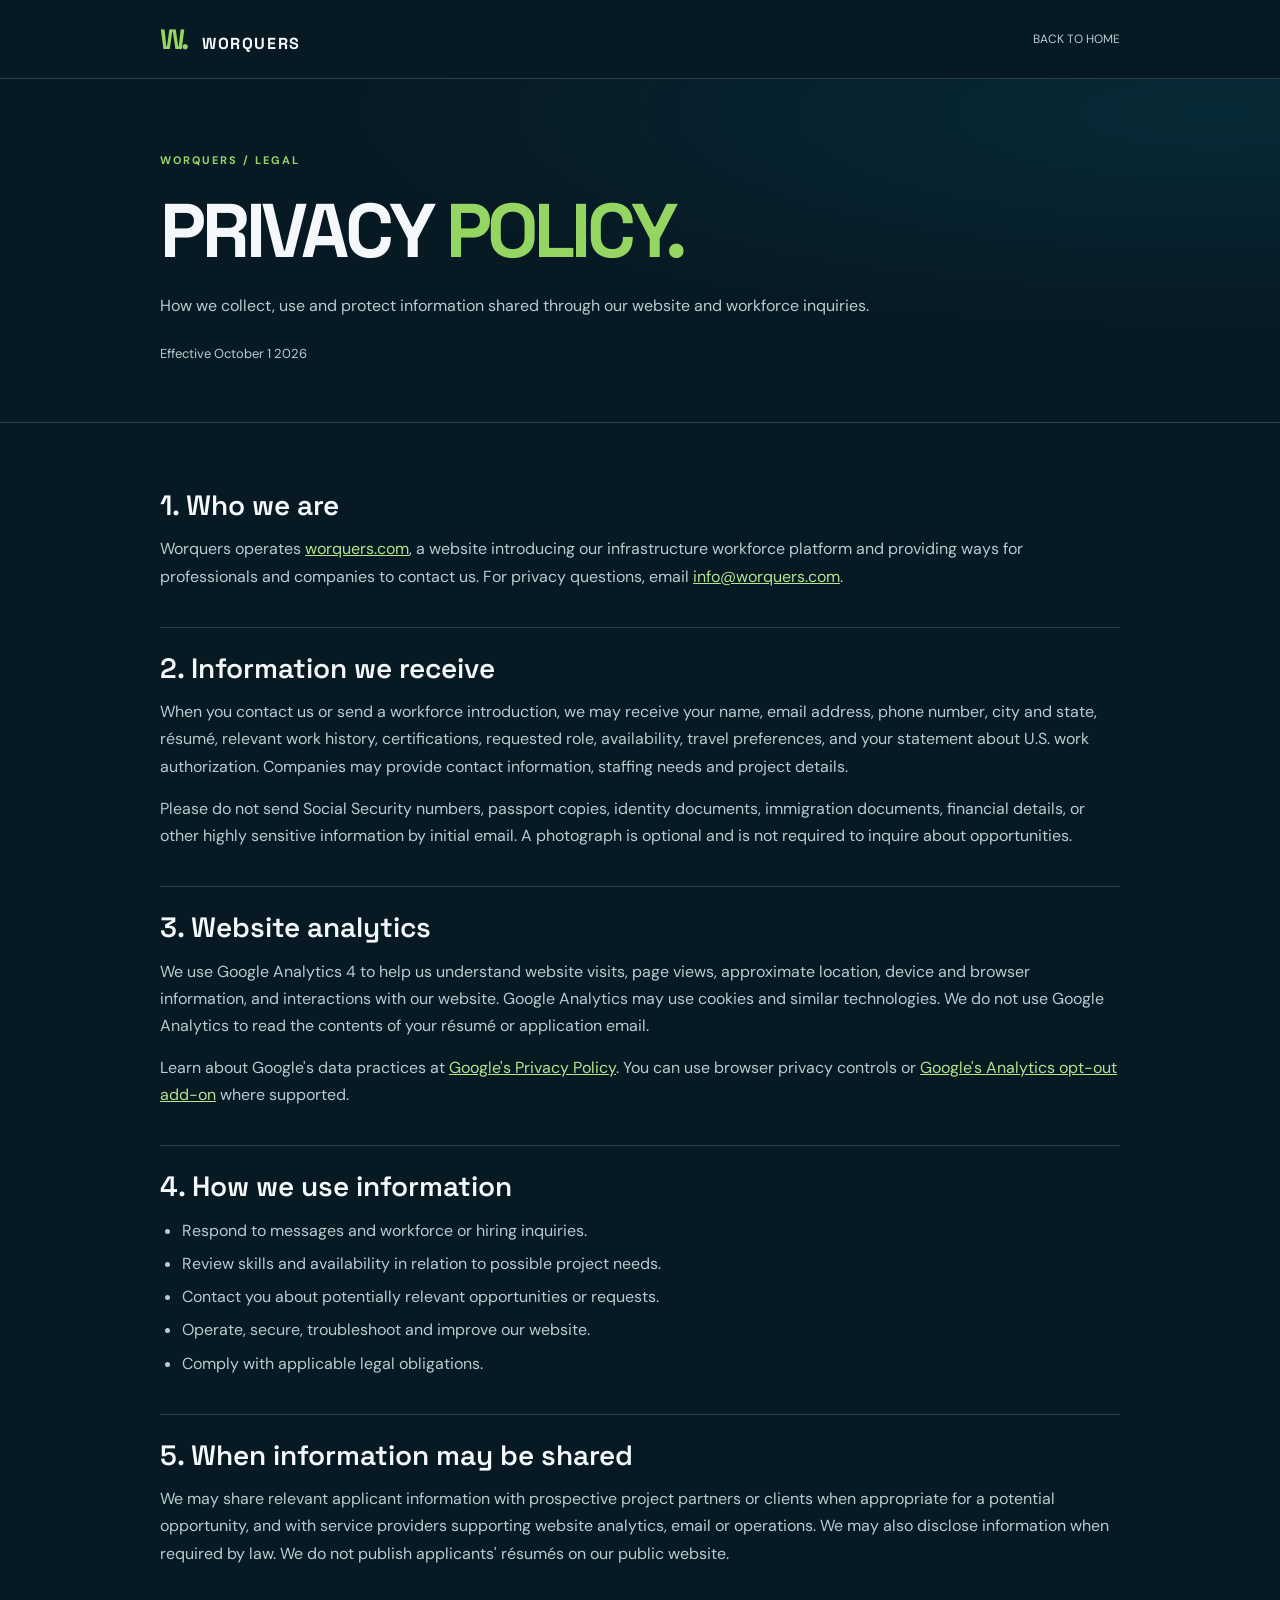
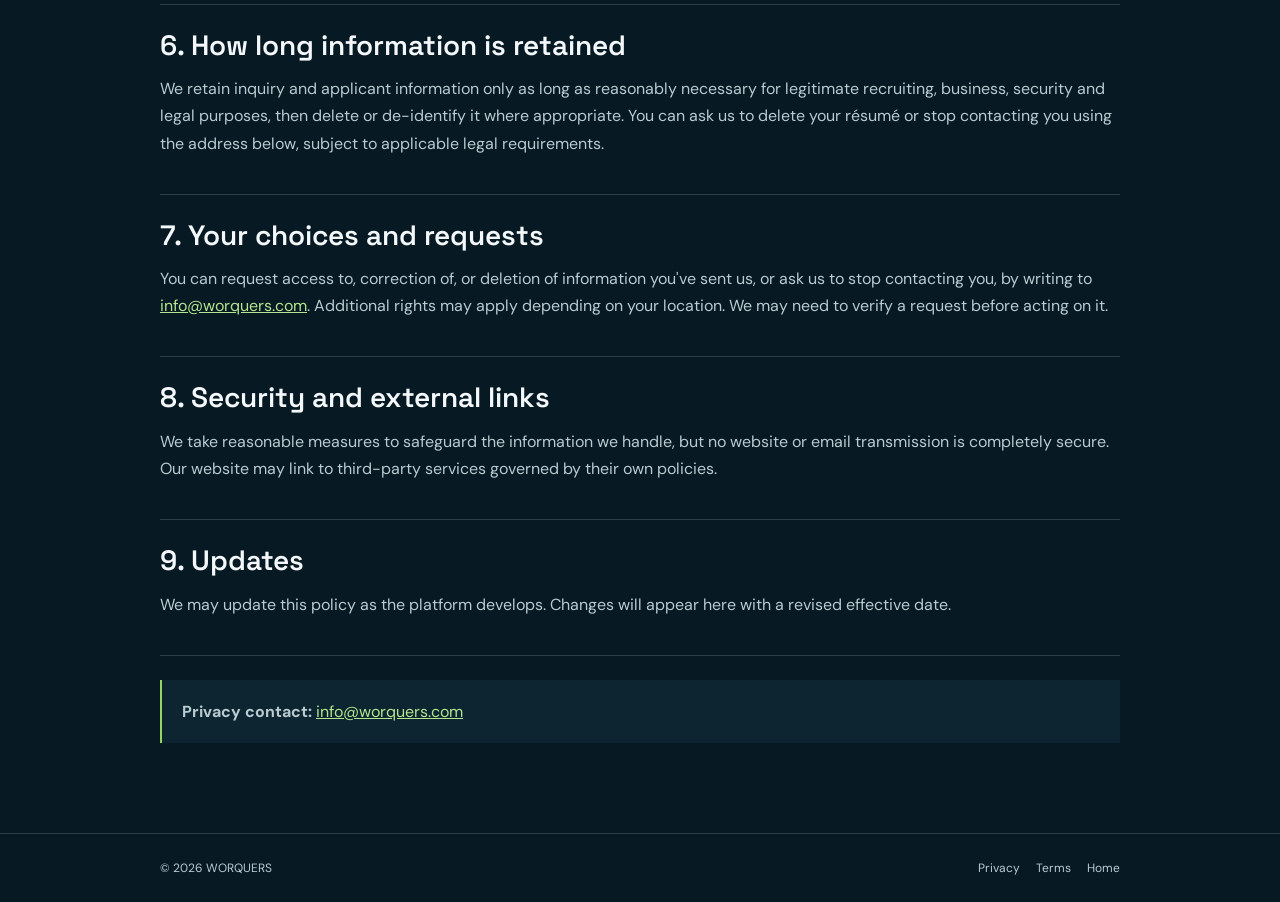
<file: privacy.html>
<!doctype html>
<html lang="en">

<head>
  <meta charset="utf-8">
  <meta name="viewport" content="width=device-width, initial-scale=1">
  <meta name="theme-color" content="#071923">
  <meta name="description"
    content="Learn how Worquers handles website analytics, inquiries and workforce application information.">
  <title>Privacy Policy | Worquers</title>
  <link rel="stylesheet" href="legal.css">
</head>

<body>
  <header class="site-header">
    <div class="wrap nav">
      <a class="brand" href="index.html"><strong>W.</strong> WORQUERS</a>
      <a class="back" href="index.html">BACK TO HOME</a>
    </div>
  </header>
  <main>
    <div class="hero">
      <div class="wrap">
        <div class="eyebrow">WORQUERS / LEGAL</div>
        <h1>PRIVACY <span>POLICY.</span></h1>
        <p class="intro">How we collect, use and protect information shared through our website and workforce inquiries.
        </p>
        <p class="date">Effective October 1 2026</p>
      </div>
    </div>
    <div class="wrap content">
      <section>
        <h2>1. Who we are</h2>
        <p>Worquers operates <a href="https://worquers.com">worquers.com</a>, a website introducing our infrastructure
          workforce platform and providing ways for professionals and companies to contact us. For privacy questions,
          email <a href="mailto:info@worquers.com?subject=Privacy%20Request">info@worquers.com</a>.</p>
      </section>
      <section>
        <h2>2. Information we receive</h2>
        <p>When you contact us or send a workforce introduction, we may receive your name, email address, phone number,
          city and state, résumé, relevant work history, certifications, requested role, availability, travel
          preferences, and your statement about U.S. work authorization. Companies may provide contact information,
          staffing needs and project details.</p>
        <p>Please do not send Social Security numbers, passport copies, identity documents, immigration documents,
          financial details, or other highly sensitive information by initial email. A photograph is optional and is not
          required to inquire about opportunities.</p>
      </section>
      <section>
        <h2>3. Website analytics</h2>
        <p>We use Google Analytics 4 to help us understand website visits, page views, approximate location, device and
          browser information, and interactions with our website. Google Analytics may use cookies and similar
          technologies. We do not use Google Analytics to read the contents of your résumé or application email.</p>
        <p>Learn about Google's data practices at <a href="https://policies.google.com/privacy">Google's Privacy
            Policy</a>. You can use browser privacy controls or <a
            href="https://tools.google.com/dlpage/gaoptout">Google's Analytics opt-out add-on</a> where supported.</p>
      </section>
      <section>
        <h2>4. How we use information</h2>
        <ul>
          <li>Respond to messages and workforce or hiring inquiries.</li>
          <li>Review skills and availability in relation to possible project needs.</li>
          <li>Contact you about potentially relevant opportunities or requests.</li>
          <li>Operate, secure, troubleshoot and improve our website.</li>
          <li>Comply with applicable legal obligations.</li>
        </ul>
      </section>
      <section>
        <h2>5. When information may be shared</h2>
        <p>We may share relevant applicant information with prospective project partners or clients when appropriate for
          a potential opportunity, and with service providers supporting website analytics, email or operations. We may
          also disclose information when required by law. We do not publish applicants' résumés on our public website.
        </p>
      </section>
      <section>
        <h2>6. How long information is retained</h2>
        <p>We retain inquiry and applicant information only as long as reasonably necessary for legitimate recruiting,
          business, security and legal purposes, then delete or de-identify it where appropriate. You can ask us to
          delete your résumé or stop contacting you using the address below, subject to applicable legal requirements.
        </p>
      </section>
      <section>
        <h2>7. Your choices and requests</h2>
        <p>You can request access to, correction of, or deletion of information you've sent us, or ask us to stop
          contacting you, by writing to <a
            href="mailto:info@worquers.com?subject=Privacy%20Request">info@worquers.com</a>. Additional rights may apply
          depending on your location. We may need to verify a request before acting on it.</p>
      </section>
      <section>
        <h2>8. Security and external links</h2>
        <p>We take reasonable measures to safeguard the information we handle, but no website or email transmission is
          completely secure. Our website may link to third-party services governed by their own policies.</p>
      </section>
      <section>
        <h2>9. Updates</h2>
        <p>We may update this policy as the platform develops. Changes will appear here with a revised effective date.
        </p>
      </section>
      <div class="notice">
        <p><strong>Privacy contact:</strong> <a
            href="mailto:info@worquers.com?subject=Privacy%20Request">info@worquers.com</a></p>
      </div>
    </div>
  </main>
  <footer class="site-footer">
    <div class="wrap footer-inner"><span>© 2026 WORQUERS</span>
      <div class="links"><a href="privacy.html" aria-current="page">Privacy</a><a href="terms.html">Terms</a><a
          href="index.html">Home</a></div>
    </div>
  </footer>
</body>

</html>
</file>
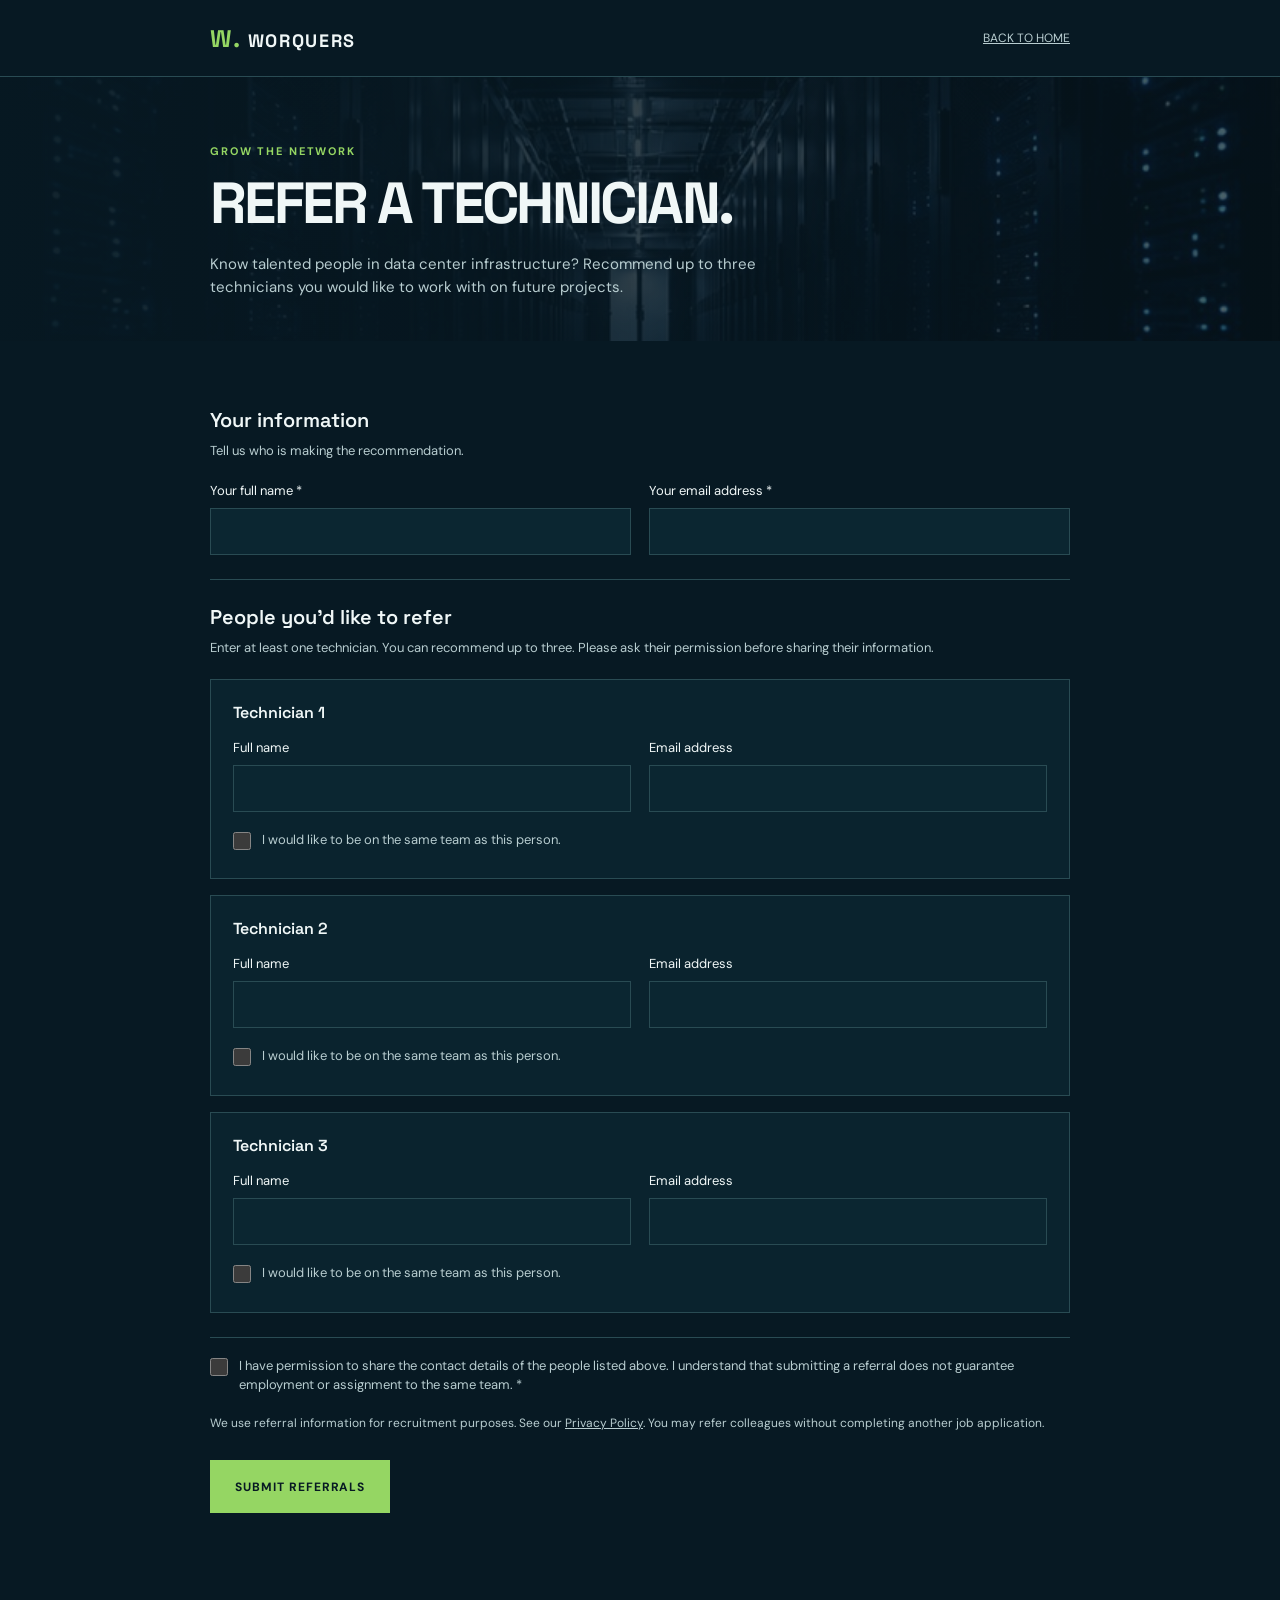
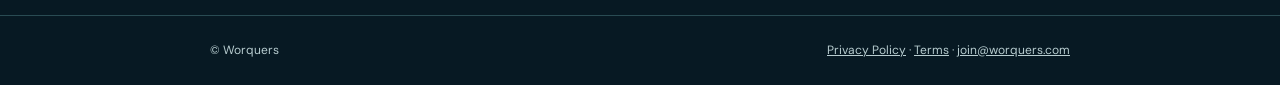
<file: refer.html>
<!doctype html>
<html lang="en">
<head>
<meta charset="utf-8">
<meta name="viewport" content="width=device-width,initial-scale=1">
<meta name="theme-color" content="#071923">
<title>Refer a Technician | Worquers</title>
<meta name="description" content="Refer trusted data center technicians to the Worquers workforce network.">
<link rel="preconnect" href="https://fonts.googleapis.com">
<link rel="preconnect" href="https://fonts.gstatic.com" crossorigin>
<link href="https://fonts.googleapis.com/css2?family=DM+Sans:wght@400;500;600;700&family=Space+Grotesk:wght@500;600;700&display=swap" rel="stylesheet">
<style>
:root{color-scheme:dark;--bg:#071923;--panel:#0b2631;--line:#294b53;--white:#f0f7f7;--muted:#b8cdd0;--lime:#95d663}*{box-sizing:border-box}body{margin:0;background:var(--bg);color:var(--white);font:15px/1.55 'DM Sans',Arial,sans-serif}a{color:inherit}a:hover{color:var(--lime)}.wrap{width:min(860px,calc(100% - 36px));margin:0 auto}header{border-bottom:1px solid var(--line)}header .wrap{display:flex;justify-content:space-between;align-items:center;min-height:76px}.logo{text-decoration:none;font:700 18px 'Space Grotesk',sans-serif;letter-spacing:.09em}.logo b{color:var(--lime);font-size:24px}.back{color:var(--muted);font-size:12px}.hero{padding:66px 0 42px;background:linear-gradient(90deg,rgba(7,25,35,.96),rgba(7,25,35,.68)),url('worquers-background-images/hero-datacenter.jpg') center/cover}.eyebrow{font-size:11px;color:var(--lime);font-weight:700;letter-spacing:.17em;text-transform:uppercase}h1{font:700 clamp(36px,6vw,58px)/1.08 'Space Grotesk',sans-serif;letter-spacing:-.045em;margin:12px 0 18px}p{color:var(--muted)}.hero p{max-width:590px;margin:0}.form{padding:42px 0 60px}.section{padding:24px 0;border-bottom:1px solid var(--line)}h2{font:600 20px 'Space Grotesk',sans-serif;margin:0 0 8px}.helper{margin:0 0 20px;font-size:13px}.grid{display:grid;grid-template-columns:repeat(2,minmax(0,1fr));gap:18px}label{display:block;font-size:13px}label span{display:block;margin-bottom:7px}input[type=text],input[type=email]{display:block;width:100%;min-height:47px;border:1px solid var(--line);border-radius:0;background:var(--panel);color:var(--white);padding:12px;font:inherit}input:focus-visible,button:focus-visible,a:focus-visible{outline:2px solid var(--lime);outline-offset:2px}.person{padding:22px;margin-top:16px;border:1px solid var(--line);background:rgba(13,41,53,.65)}.person h3{font:600 16px 'Space Grotesk',sans-serif;margin:0 0 15px}.checkbox{display:flex;align-items:flex-start;gap:11px;margin-top:18px;color:var(--muted);font-size:13px}.checkbox input{width:18px;height:18px;flex:0 0 18px;margin:2px 0 0;accent-color:var(--lime)}.checkbox span{line-height:1.5}.submit{display:block;min-height:53px;background:var(--lime);border:0;color:#071923;padding:16px 25px;font:700 12px 'DM Sans',sans-serif;letter-spacing:.08em;cursor:pointer}.submit:disabled{opacity:.5;cursor:wait}.actions{margin-top:28px}.status{min-height:28px;margin-top:14px;color:var(--lime);font-size:13px}.fine{font-size:12px}.hidden{position:absolute;left:-9999px;width:1px;height:1px;overflow:hidden}footer{border-top:1px solid var(--line);padding:25px 0;color:var(--muted);font-size:12px}footer .wrap{display:flex;gap:15px;justify-content:space-between;flex-wrap:wrap}@media(max-width:620px){.grid{grid-template-columns:1fr}.hero{padding:51px 0 35px}.person{padding:18px}.form{padding-top:18px}}
</style>
</head>
<body>
<header><div class="wrap"><a class="logo" href="index.html"><b>W.</b> WORQUERS</a><a class="back" href="index.html">BACK TO HOME</a></div></header>
<section class="hero"><div class="wrap"><div class="eyebrow">GROW THE NETWORK</div><h1>REFER A TECHNICIAN.</h1><p>Know talented people in data center infrastructure? Recommend up to three technicians you would like to work with on future projects.</p></div></section>
<main class="wrap"><form class="form" id="referralForm">
<section class="section"><h2>Your information</h2><p class="helper">Tell us who is making the recommendation.</p><div class="grid">
<label><span>Your full name *</span><input name="applicant_name" type="text" autocomplete="name" maxlength="150" required></label>
<label><span>Your email address *</span><input name="applicant_email" type="email" autocomplete="email" maxlength="254" required></label>
</div></section>
<section class="section"><h2>People you'd like to refer</h2><p class="helper">Enter at least one technician. You can recommend up to three. Please ask their permission before sharing their information.</p>
<div class="person"><h3>Technician 1</h3><div class="grid">
<label><span>Full name</span><input name="referral_1_name" type="text" maxlength="150" autocomplete="off"></label>
<label><span>Email address</span><input name="referral_1_email" type="email" maxlength="254" autocomplete="off"></label>
</div><label class="checkbox"><input name="referral_1_same_team" type="checkbox"><span>I would like to be on the same team as this person.</span></label></div>
<div class="person"><h3>Technician 2</h3><div class="grid">
<label><span>Full name</span><input name="referral_2_name" type="text" maxlength="150" autocomplete="off"></label>
<label><span>Email address</span><input name="referral_2_email" type="email" maxlength="254" autocomplete="off"></label>
</div><label class="checkbox"><input name="referral_2_same_team" type="checkbox"><span>I would like to be on the same team as this person.</span></label></div>
<div class="person"><h3>Technician 3</h3><div class="grid">
<label><span>Full name</span><input name="referral_3_name" type="text" maxlength="150" autocomplete="off"></label>
<label><span>Email address</span><input name="referral_3_email" type="email" maxlength="254" autocomplete="off"></label>
</div><label class="checkbox"><input name="referral_3_same_team" type="checkbox"><span>I would like to be on the same team as this person.</span></label></div>
</section>
<div class="hidden" aria-hidden="true"><label>Website<input name="website" type="text" tabindex="-1" autocomplete="off"></label></div>
<label class="checkbox"><input name="permission" type="checkbox" required><span>I have permission to share the contact details of the people listed above. I understand that submitting a referral does not guarantee employment or assignment to the same team. *</span></label>
<p class="fine">We use referral information for recruitment purposes. See our <a href="privacy.html">Privacy Policy</a>. You may refer colleagues without completing another job application.</p>
<div class="actions"><button class="submit" id="submitBtn" type="submit">SUBMIT REFERRALS</button><div class="status" role="status" aria-live="polite" id="formMessage"></div></div>
</form></main>
<footer><div class="wrap"><span>© Worquers</span><span><a href="privacy.html">Privacy Policy</a> · <a href="terms.html">Terms</a> · <a href="mailto:join@worquers.com">join@worquers.com</a></span></div></footer>
<script>
(() => {
  const form = document.getElementById('referralForm');
  const button = document.getElementById('submitBtn');
  const message = document.getElementById('formMessage');
  const endpoint = 'https://begudxvyjlhcquzptxom.supabase.co/functions/v1/submit-referral';
  const validEmail = value => /^[^\s@]+@[^\s@]+\.[^\s@]+$/.test(value);
  form.addEventListener('submit', async event => {
    event.preventDefault();
    if (!form.reportValidity()) return;
    const people = [];
    for (let i = 1; i <= 3; i++) {
      const name = form.elements[`referral_${i}_name`].value.trim();
      const email = form.elements[`referral_${i}_email`].value.trim();
      const same_team = form.elements[`referral_${i}_same_team`].checked;
      if (name || email) {
        if (!name || !validEmail(email)) {
          message.textContent = `Complete both the name and email for Technician ${i}.`;
          return;
        }
        people.push({ name, email, same_team });
      } else if (same_team) {
        message.textContent = `Add the name and email for Technician ${i}, or uncheck their team preference.`;
        return;
      }
    }
    if (!people.length) {
      message.textContent = 'Please add at least one technician to refer.';
      return;
    }
    button.disabled = true;
    button.textContent = 'SENDING...';
    message.textContent = 'Sending your referrals...';
    try {
      const response = await fetch(endpoint, {
        method: 'POST',
        headers: { 'Content-Type': 'application/json' },
        body: JSON.stringify({
          applicant_name: form.elements.applicant_name.value.trim(),
          applicant_email: form.elements.applicant_email.value.trim(),
          referrals: people,
          permission: form.elements.permission.checked,
          website: form.elements.website.value
        })
      });
      const result = await response.json().catch(() => ({}));
      if (!response.ok || !result.ok) throw new Error(result.error || 'Unable to submit');
      form.reset();
      message.textContent = 'Thank you! Your referrals have been sent to Worquers.';
    } catch (err) {
      console.error('Referral error', err);
      message.textContent = 'We could not send your referrals. Please try again later.';
    } finally {
      button.disabled = false;
      button.textContent = 'SUBMIT REFERRALS';
    }
  });
})();
</script>
</body>
</html>
</file>
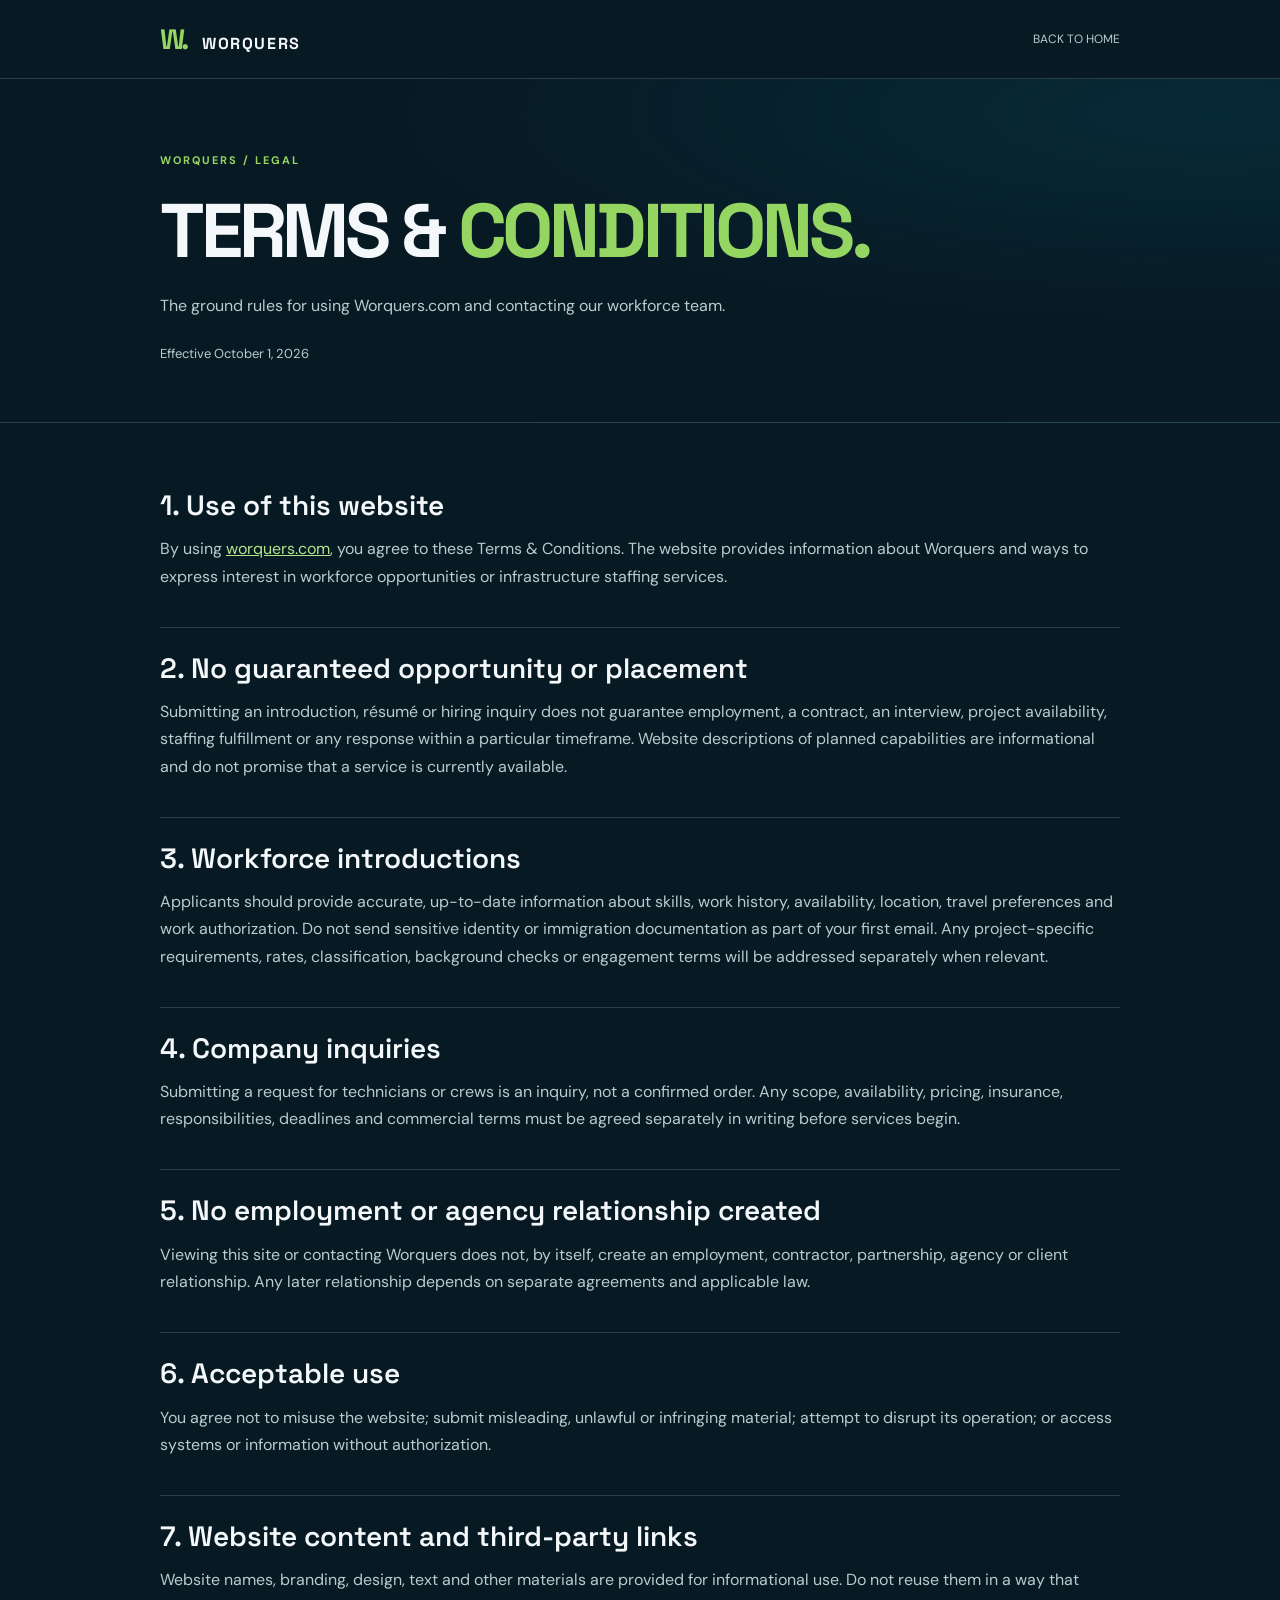
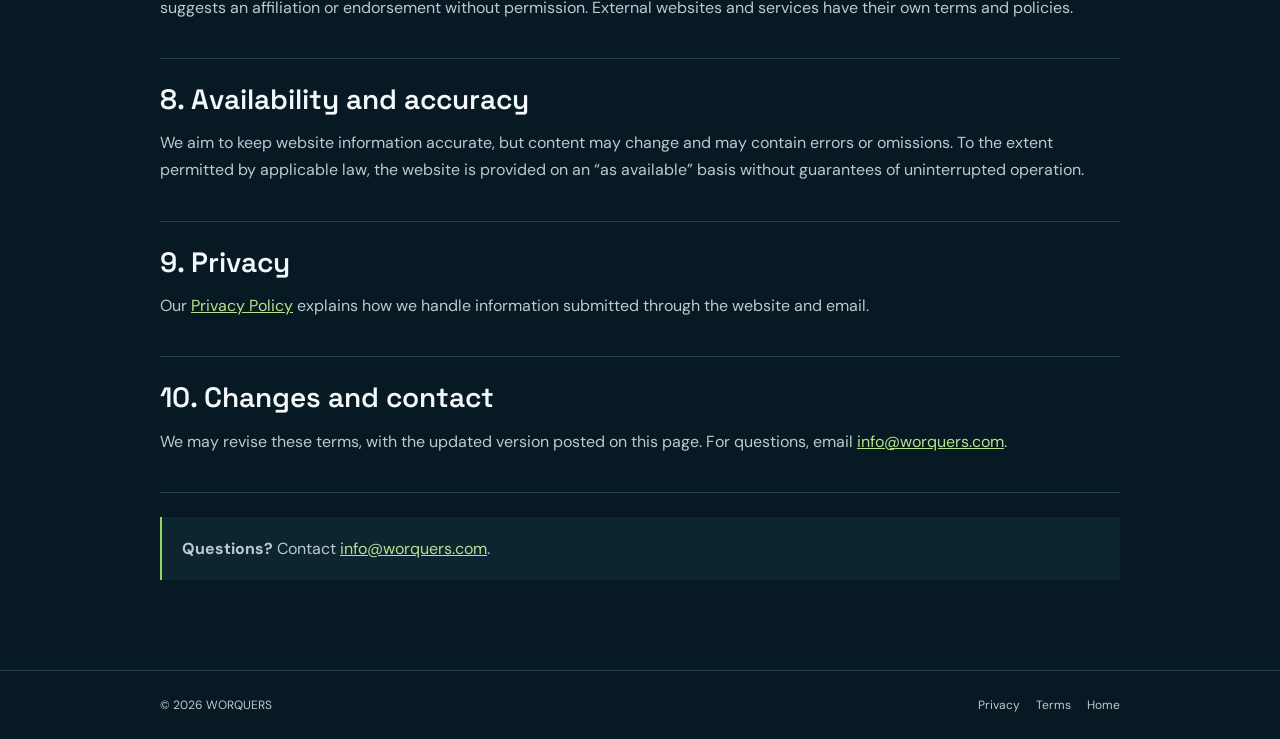
<file: terms.html>
<!doctype html>
<html lang="en">

<head>
  <meta charset="utf-8">
  <meta name="viewport" content="width=device-width, initial-scale=1">
  <meta name="theme-color" content="#071923">
  <meta name="description"
    content="Terms governing use of the Worquers website and submission of workforce or hiring inquiries.">
  <title>Terms & Conditions | Worquers</title>
  <link rel="stylesheet" href="legal.css">
</head>

<body>
  <header class="site-header">
    <div class="wrap nav">
      <a class="brand" href="index.html"><strong>W.</strong> WORQUERS</a>
      <a class="back" href="index.html">BACK TO HOME</a>
    </div>
  </header>
  <main>
    <div class="hero">
      <div class="wrap">
        <div class="eyebrow">WORQUERS / LEGAL</div>
        <h1>TERMS & <span>CONDITIONS.</span></h1>
        <p class="intro">The ground rules for using Worquers.com and contacting our workforce team.</p>
        <p class="date">Effective October 1, 2026</p>
      </div>
    </div>
    <div class="wrap content">
      <section>
        <h2>1. Use of this website</h2>
        <p>By using <a href="https://worquers.com">worquers.com</a>, you agree to these Terms & Conditions. The website
          provides information about Worquers and ways to express interest in workforce opportunities or infrastructure
          staffing services.</p>
      </section>
      <section>
        <h2>2. No guaranteed opportunity or placement</h2>
        <p>Submitting an introduction, résumé or hiring inquiry does not guarantee employment, a contract, an interview,
          project availability, staffing fulfillment or any response within a particular timeframe. Website descriptions
          of planned capabilities are informational and do not promise that a service is currently available.</p>
      </section>
      <section>
        <h2>3. Workforce introductions</h2>
        <p>Applicants should provide accurate, up-to-date information about skills, work history, availability,
          location, travel preferences and work authorization. Do not send sensitive identity or immigration
          documentation as part of your first email. Any project-specific requirements, rates, classification,
          background checks or engagement terms will be addressed separately when relevant.</p>
      </section>
      <section>
        <h2>4. Company inquiries</h2>
        <p>Submitting a request for technicians or crews is an inquiry, not a confirmed order. Any scope, availability,
          pricing, insurance, responsibilities, deadlines and commercial terms must be agreed separately in writing
          before services begin.</p>
      </section>
      <section>
        <h2>5. No employment or agency relationship created</h2>
        <p>Viewing this site or contacting Worquers does not, by itself, create an employment, contractor, partnership,
          agency or client relationship. Any later relationship depends on separate agreements and applicable law.</p>
      </section>
      <section>
        <h2>6. Acceptable use</h2>
        <p>You agree not to misuse the website; submit misleading, unlawful or infringing material; attempt to disrupt
          its operation; or access systems or information without authorization.</p>
      </section>
      <section>
        <h2>7. Website content and third-party links</h2>
        <p>Website names, branding, design, text and other materials are provided for informational use. Do not reuse
          them in a way that suggests an affiliation or endorsement without permission. External websites and services
          have their own terms and policies.</p>
      </section>
      <section>
        <h2>8. Availability and accuracy</h2>
        <p>We aim to keep website information accurate, but content may change and may contain errors or omissions. To
          the extent permitted by applicable law, the website is provided on an “as available” basis without guarantees
          of uninterrupted operation.</p>
      </section>
      <section>
        <h2>9. Privacy</h2>
        <p>Our <a href="privacy.html">Privacy Policy</a> explains how we handle information submitted through the
          website and email.</p>
      </section>
      <section>
        <h2>10. Changes and contact</h2>
        <p>We may revise these terms, with the updated version posted on this page. For questions, email <a
            href="mailto:info@worquers.com?subject=Terms%20Inquiry">info@worquers.com</a>.</p>
      </section>
      <div class="notice">
        <p><strong>Questions?</strong> Contact <a
            href="mailto:info@worquers.com?subject=Terms%20Inquiry">info@worquers.com</a>.</p>
      </div>
    </div>
  </main>
  <footer class="site-footer">
    <div class="wrap footer-inner"><span>© 2026 WORQUERS</span>
      <div class="links"><a href="privacy.html">Privacy</a><a href="terms.html" aria-current="page">Terms</a><a
          href="index.html">Home</a></div>
    </div>
  </footer>
</body>

</html>
</file>
<file: style.css>
:root {
    color-scheme: dark;

    --bg: #071923;
    --surface: #0b2632;

    --white: #f4f8fa;
    --muted: #b2c4ca;

    --blue: #0068af;
    --teal: #04778c;
    --green: #3aa675;
    --lime: #95d663;

    --line: rgba(180, 220, 220, 0.18);

    --font: "DM Sans", sans-serif;
    --display: "Space Grotesk", sans-serif;
}

/* RESET */

* {
    box-sizing: border-box;
}

html {
    scroll-behavior: smooth;
    scroll-padding-top: 90px;
}

body {
    margin: 0;
    background: var(--bg);
    color: var(--white);
    font-family: var(--font);
}

a {
    text-decoration: none;
    color: inherit;
}

a:focus-visible,
summary:focus-visible {
    outline: 2px solid var(--lime);
    outline-offset: 4px;
}

h1,
h2,
h3,
p {
    margin-top: 0;
}

h1,
h2,
h3 {
    font-family: var(--display);
}

.container {
    width: min(100% - 40px, 1320px);
    margin-inline: auto;
}

/* HEADER */

.site-header {
    position: absolute;
    top: 0;
    left: 0;
    z-index: 100;
    width: 100%;
    background: rgba(7, 25, 35, 0.75);
    backdrop-filter: blur(14px);
    border-bottom: 1px solid var(--line);
}

.nav-container {
    max-width: 1440px;
    min-height: 78px;
    margin: auto;
    padding: 0 24px;

    display: flex;
    align-items: center;
    justify-content: space-between;
    gap: 20px;
}

.brand {
    display: inline-flex;
    align-items: center;
    gap: 13px;
    white-space: nowrap;
}

.brand-mark {
    font: 700 28px var(--display);
    letter-spacing: -0.14em;
}

.brand-mark span {
    color: var(--lime);
}

.brand-name {
    font: 700 15px var(--display);
    letter-spacing: 0.14em;
}

.desktop-nav,
.header-cta {
    display: none;
}

.mobile-menu {
    position: relative;
}

.mobile-menu summary {
    width: 44px;
    height: 44px;
    display: flex;
    align-items: center;
    justify-content: center;
    border: 1px solid var(--line);
    cursor: pointer;
    list-style: none;
}

.mobile-menu summary::-webkit-details-marker {
    display: none;
}

.menu-icon,
.menu-icon::before,
.menu-icon::after {
    display: block;
    width: 20px;
    height: 2px;
    position: relative;
    background: var(--white);
}

.menu-icon::before,
.menu-icon::after {
    content: "";
    position: absolute;
    left: 0;
}

.menu-icon::before {
    top: -6px;
}

.menu-icon::after {
    top: 6px;
}

.mobile-menu nav {
    position: absolute;
    top: 55px;
    right: 0;
    width: min(300px, 85vw);
    padding: 12px;
    background: #0a2531;
    border: 1px solid var(--line);
    box-shadow: 0 20px 50px #0007;
}

.mobile-menu nav a {
    display: block;
    padding: 14px;
    border-bottom: 1px solid var(--line);
    font-size: 14px;
}

/* HERO */

.hero {
    position: relative;
    isolation: isolate;
    display: flex;
    align-items: center;
    min-height: 760px;
    min-height: 100svh;
    padding: 145px 0 110px;
    overflow: hidden;
}

.hero-background {
    position: absolute;
    inset: 0;
    z-index: -2;

    background:
        linear-gradient(90deg,
            rgba(7, 25, 35, 0.85) 0%,
            rgba(7, 25, 35, 0.47) 55%,
            rgba(7, 25, 35, 0.18) 100%),
        url("worquers-background-images/hero-datacenter.jpg") center / cover no-repeat;
}

.hero::after {
    content: "";
    position: absolute;
    inset: 0;
    z-index: -1;
    pointer-events: none;

    background: linear-gradient(to bottom,
            transparent 45%,
            rgba(7, 25, 35, 0.15) 75%,
            var(--bg) 100%);
}

.hero-inner {
    width: min(100% - 48px, 1320px);
    margin: auto;
}

.hero-content {
    max-width: 820px;
}

.eyebrow {
    display: flex;
    align-items: center;
    gap: 12px;
    margin-bottom: 33px;
    font-size: 10px;
    font-weight: 700;
    letter-spacing: 0.18em;
    color: #d6eae9;
}

.status-dot {
    width: 7px;
    height: 7px;
    flex-shrink: 0;
    border-radius: 50%;
    background: var(--lime);
    box-shadow: 0 0 13px var(--lime);
}

h1 {
    font-size: clamp(46px, 9vw, 100px);
    line-height: 1.05;
    letter-spacing: -0.065em;
    margin-bottom: 30px;
}

h1 span {
    color: var(--lime);
}

.hero-description {
    max-width: 510px;
    margin-bottom: 35px;
    color: #e0eced;
    font-size: clamp(16px, 1.6vw, 19px);
    line-height: 1.7;
}

.hero-buttons {
    display: flex;
    flex-wrap: wrap;
    gap: 12px;
}


/* WORQUERS — MINIMALIST BUTTONS */

.btn {
    display: inline-flex;
    align-items: center;
    justify-content: center;

    min-height: 56px;
    padding: 18px 30px;

    font-family: var(--font);
    font-size: 11px;
    font-weight: 700;
    letter-spacing: 0.12em;
    text-align: center;

    border-radius: 0;
    transition:
        background-color 0.25s ease,
        border-color 0.25s ease;
}

.btn:hover {
    transform: none;
}

.btn-primary {
    background: var(--lime);
    color: var(--bg);
}

.btn-primary:hover {
    background: #b3e061;
}

.btn-outline {
    background: rgba(7, 25, 35, 0.35);
    border: 1px solid rgba(255, 255, 255, 0.55);
    color: var(--white);
}

.btn-outline:hover {
    border-color: var(--lime);
    background: rgba(7, 25, 35, 0.75);
}


.hero-bottom {
    position: absolute;
    z-index: 2;
    bottom: 32px;
    left: 24px;
    right: 24px;

    display: flex;
    justify-content: space-between;
    gap: 20px;

    font-size: 10px;
    font-weight: 600;
    letter-spacing: 0.15em;
    color: #bed0d5;
}

.hero-bottom span:last-child {
    display: none;
}

/* SHARED SECTION STYLES */

.section {
    position: relative;
    padding: 100px 0;
    isolation: isolate;
    overflow: hidden;
}

.section-number {
    display: block;
    margin-bottom: 40px;
    color: var(--lime);
    font-size: 11px;
    font-weight: 700;
    letter-spacing: 0.16em;
}

h2 {
    font-size: clamp(36px, 6vw, 76px);
    line-height: 1.1;
    letter-spacing: -0.055em;
}

h2 span {
    color: var(--lime);
}

/* PLATFORM */

.platform {
    background: var(--bg);
}

.section-heading {
    margin-bottom: 65px;
}

.platform-layout {
    display: grid;
    grid-template-columns: 1fr;
    gap: 28px;
}

.platform-lead {
    max-width: 550px;
    font-family: var(--display);
    font-size: clamp(22px, 3vw, 35px);
    line-height: 1.4;
}

.platform-description {
    max-width: 540px;
}

.platform-description p {
    color: var(--muted);
    font-size: 16px;
    line-height: 1.9;
}

.platform-divider {
    margin-top: 80px;
    height: 1px;
    background: var(--line);
}

.platform-labels {
    display: flex;
    flex-wrap: wrap;
    justify-content: space-between;
    gap: 20px;
    padding-top: 25px;

    color: #8eb5b8;
    font-size: 11px;
    letter-spacing: 0.18em;
}

/* AUDIENCE SECTIONS */

.audiences {
    display: grid;
    grid-template-columns: 1fr;
}

.audience-card {
    min-height: 500px;
    padding: 65px 28px;
    display: flex;
    flex-direction: column;
    justify-content: space-between;

    background: #0b2632;
    border-top: 1px solid var(--line);
}

.audience-companies {
    background: #103040;
}

.audience-number {
    font-size: 11px;
    font-weight: 700;
    letter-spacing: 0.16em;
    color: var(--lime);
}

.audience-content {
    max-width: 560px;
}

.audience-content h2 {
    font-size: clamp(35px, 4vw, 60px);
    margin-bottom: 25px;
}

.audience-content p {
    max-width: 490px;
    color: #c9dade;
    font-size: 16px;
    line-height: 1.8;
    margin-bottom: 30px;
}

.inline-link {
    display: inline-flex;
    align-items: center;
    gap: 35px;
    padding-bottom: 12px;
    border-bottom: 1px solid var(--lime);

    color: var(--lime);
    font-size: 12px;
    font-weight: 700;
    letter-spacing: 0.1em;
}

.inline-link:hover {
    color: white;
}

/* CAPABILITIES */

.capabilities {
    background: var(--bg);
}

.capabilities-background {
    position: absolute;
    inset: 0;
    z-index: -2;

    background:
        linear-gradient(rgba(7, 25, 35, 0.70),
            rgba(7, 25, 35, 0.77)),
        url("worquers-background-images/capabilities-bg.jpg") center / cover no-repeat;
}

.capabilities::after {
    content: "";
    position: absolute;
    inset: 0;
    z-index: -1;

    background: linear-gradient(to bottom,
            var(--bg),
            transparent 28%,
            transparent 70%,
            var(--bg));
    pointer-events: none;
}

.capability-grid {
    margin-top: 70px;
    display: grid;
    grid-template-columns: 1fr;
    gap: 1px;
    background: var(--line);
    border: 1px solid var(--line);
}

.capability {
    min-height: 280px;
    padding: 32px;

    display: flex;
    flex-direction: column;

    background: rgba(7, 25, 35, 0.87);
}

.capability-index {
    font-size: 12px;
    color: var(--lime);
}

.capability h3 {
    margin-top: auto;
    margin-bottom: 13px;
    font-size: 30px;
}

.capability p {
    max-width: 300px;
    color: var(--muted);
    font-size: 14px;
    line-height: 1.75;
    margin-bottom: 0;
}

/* FINAL CTA */

.closing {
    min-height: 560px;
    display: flex;
    align-items: center;
    text-align: center;
}

.closing-background {
    position: absolute;
    inset: 0;
    z-index: -2;

    background:
        linear-gradient(rgba(7, 25, 35, 0.60),
            rgba(7, 25, 35, 0.65)),
        url("worquers-background-images/closing-bg.jpg") center / cover no-repeat;
}

.closing::after {
    content: "";
    position: absolute;
    inset: 0;
    z-index: -1;

    background: linear-gradient(to bottom,
            var(--bg),
            transparent 30%,
            transparent 70%,
            var(--bg));
    pointer-events: none;
}

.closing-content {
    max-width: 900px;
}

.closing p {
    margin: 28px auto 34px;
    max-width: 500px;
    color: #e2edee;
    font-size: 18px;
    line-height: 1.7;
}

.closing-buttons {
    justify-content: center;
}

/* FOOTER */

.footer {
    padding: 45px 0 25px;
    background: #05141d;
}

.footer-main {
    display: flex;
    flex-direction: column;
    gap: 35px;
    padding-bottom: 55px;
}

.footer-links {
    display: flex;
    flex-wrap: wrap;
    gap: 30px;
    font-size: 12px;
    font-weight: 700;
    letter-spacing: 0.1em;
}

.footer-links a:hover {
    color: var(--lime);
}

.footer-bottom {
    display: flex;
    flex-direction: column;
    gap: 15px;
    padding-top: 25px;

    border-top: 1px solid var(--line);

    color: #a9c0c5;
    font-size: 11px;
    letter-spacing: 0.10em;
}

/* TABLET */

@media (min-width: 700px) {

    .nav-container {
        padding: 0 5%;
    }

    .hero-inner {
        width: min(90%, 1320px);
    }

    .hero-bottom {
        left: 5%;
        right: 5%;
    }

    .platform-layout {
        grid-template-columns: 1fr 1fr;
        gap: 65px;
    }

    .audiences {
        grid-template-columns: 1fr 1fr;
    }

    .audience-card {
        padding: 70px 7%;
    }

    .capability-grid {
        grid-template-columns: repeat(3, 1fr);
    }

    .footer-main {
        flex-direction: row;
        align-items: center;
        justify-content: space-between;
    }

    .footer-bottom {
        flex-direction: row;
        justify-content: space-between;
    }
}

/* DESKTOP */

@media (min-width: 1024px) {

    .nav-container {
        min-height: 88px;
    }

    .desktop-nav {
        display: flex;
        align-items: center;
        gap: 36px;
        font-size: 13px;
    }

    .desktop-nav a:hover {
        color: var(--lime);
    }

    .header-cta {
        display: inline-flex;
        align-items: center;
        gap: 25px;

        padding: 14px 19px;
        border: 1px solid var(--lime);

        color: var(--lime);
        font-size: 11px;
        font-weight: 700;
        letter-spacing: 0.08em;
    }

    .header-cta:hover {
        background: rgba(149, 214, 99, 0.12);
    }

    .mobile-menu {
        display: none;
    }

    .hero {
        padding-top: 160px;
    }

    .hero-background {
        background-position: center;
    }

    .hero-content {
        max-width: 780px;
    }

    .hero-bottom span:last-child {
        display: inline;
    }

    .section {
        padding: 140px 0;
    }

    .audience-card {
        min-height: 560px;
        padding: 70px 10%;
    }
}

/* SMALL MOBILE */

@media (max-width: 480px) {

    .brand-name {
        font-size: 13px;
    }

    .hero {
        min-height: 720px;
    }

    .hero-buttons .btn {
        width: 100%;
    }

    h1 {
        font-size: clamp(43px, 10.5vw, 60px);
    }

    .eyebrow {
        font-size: 9px;
    }
}

/* ACCESSIBILITY */

@media (prefers-reduced-motion: reduce) {

    html {
        scroll-behavior: auto;
    }

    .btn {
        transition: none;
    }

    .btn:hover {
        transform: none;
    }
}


.footer-legal {
    display: flex;
    flex-wrap: wrap;
    gap: 24px;
    margin-top: 20px;
}

.footer-legal a {
    color: #b2c4ca;
    font-size: 12px;
    text-decoration: none;
}

.footer-legal a:hover {
    color: #95d663;
}

/* More separation before Refer a Technician section */
.referral-section {
    margin-top: 100px;
    padding-top: 80px;
    padding-bottom: 100px;
}

/* Mobile spacing */
@media (max-width: 768px) {
    .referral-section {
        margin-top: 60px;
        padding-top: 60px;
        padding-bottom: 70px;
    }
}
</file>
<file: legal.css>
@import url('https://fonts.googleapis.com/css2?family=DM+Sans:wght@400;500;600;700&family=Space+Grotesk:wght@500;600;700&display=swap');
:root{color-scheme:dark;--bg:#071923;--panel:#0c2530;--text:#f4f8fa;--muted:#b9cbd0;--lime:#95d663;--border:rgba(190,224,221,.19)}
*{box-sizing:border-box}html{scroll-behavior:smooth}body{margin:0;min-width:320px;background:var(--bg);color:var(--text);font:16px/1.7 'DM Sans',Arial,sans-serif}a{color:inherit}a:focus-visible{outline:2px solid var(--lime);outline-offset:4px}.wrap{width:min(100% - 40px,960px);margin:auto}.site-header{border-bottom:1px solid var(--border);background:#071923}.nav{min-height:78px;display:flex;align-items:center;justify-content:space-between;gap:20px}.brand{text-decoration:none;font:700 16px 'Space Grotesk',sans-serif;letter-spacing:.1em;white-space:nowrap}.brand strong{color:var(--lime);font-size:28px;letter-spacing:-.1em;margin-right:10px}.back{text-decoration:none;color:var(--muted);font-size:12px}.back:hover,.links a:hover{color:var(--lime)}.hero{padding:72px 0 44px;border-bottom:1px solid var(--border);background:radial-gradient(ellipse at 95% 10%,rgba(4,119,140,.18),transparent 50%)}.eyebrow{color:var(--lime);font-size:11px;letter-spacing:.18em;font-weight:700}.hero h1{font:700 clamp(42px,8vw,76px)/1.08 'Space Grotesk',sans-serif;letter-spacing:-.055em;margin:20px 0}.hero h1 span{color:var(--lime)}.intro{max-width:720px;color:var(--muted);margin:0}.date{color:var(--muted);font-size:13px;margin-top:24px}.content{padding:42px 0 90px}.content section{padding:22px 0;border-bottom:1px solid var(--border)}.content h2{font:600 clamp(21px,3.5vw,28px)/1.3 'Space Grotesk',sans-serif;margin:0 0 12px}.content p{color:var(--muted);margin:0 0 15px}.content ul{color:var(--muted);padding-left:22px;margin:0 0 15px}.content li{margin:6px 0}.content a{color:#b4e58e}.notice{background:var(--panel);border-left:2px solid var(--lime);padding:18px 20px;margin-top:24px}.notice p{margin:0}.site-footer{border-top:1px solid var(--border);padding:24px 0;color:var(--muted);font-size:12px}.footer-inner,.links{display:flex;flex-wrap:wrap;gap:16px;justify-content:space-between}.links a{text-decoration:none}@media(max-width:520px){.nav{min-height:70px}.brand{font-size:13px}.brand strong{font-size:23px}.hero{padding-top:52px}.content{padding-bottom:60px}.footer-inner{flex-direction:column}}@media(prefers-reduced-motion:reduce){html{scroll-behavior:auto}}
</file>
